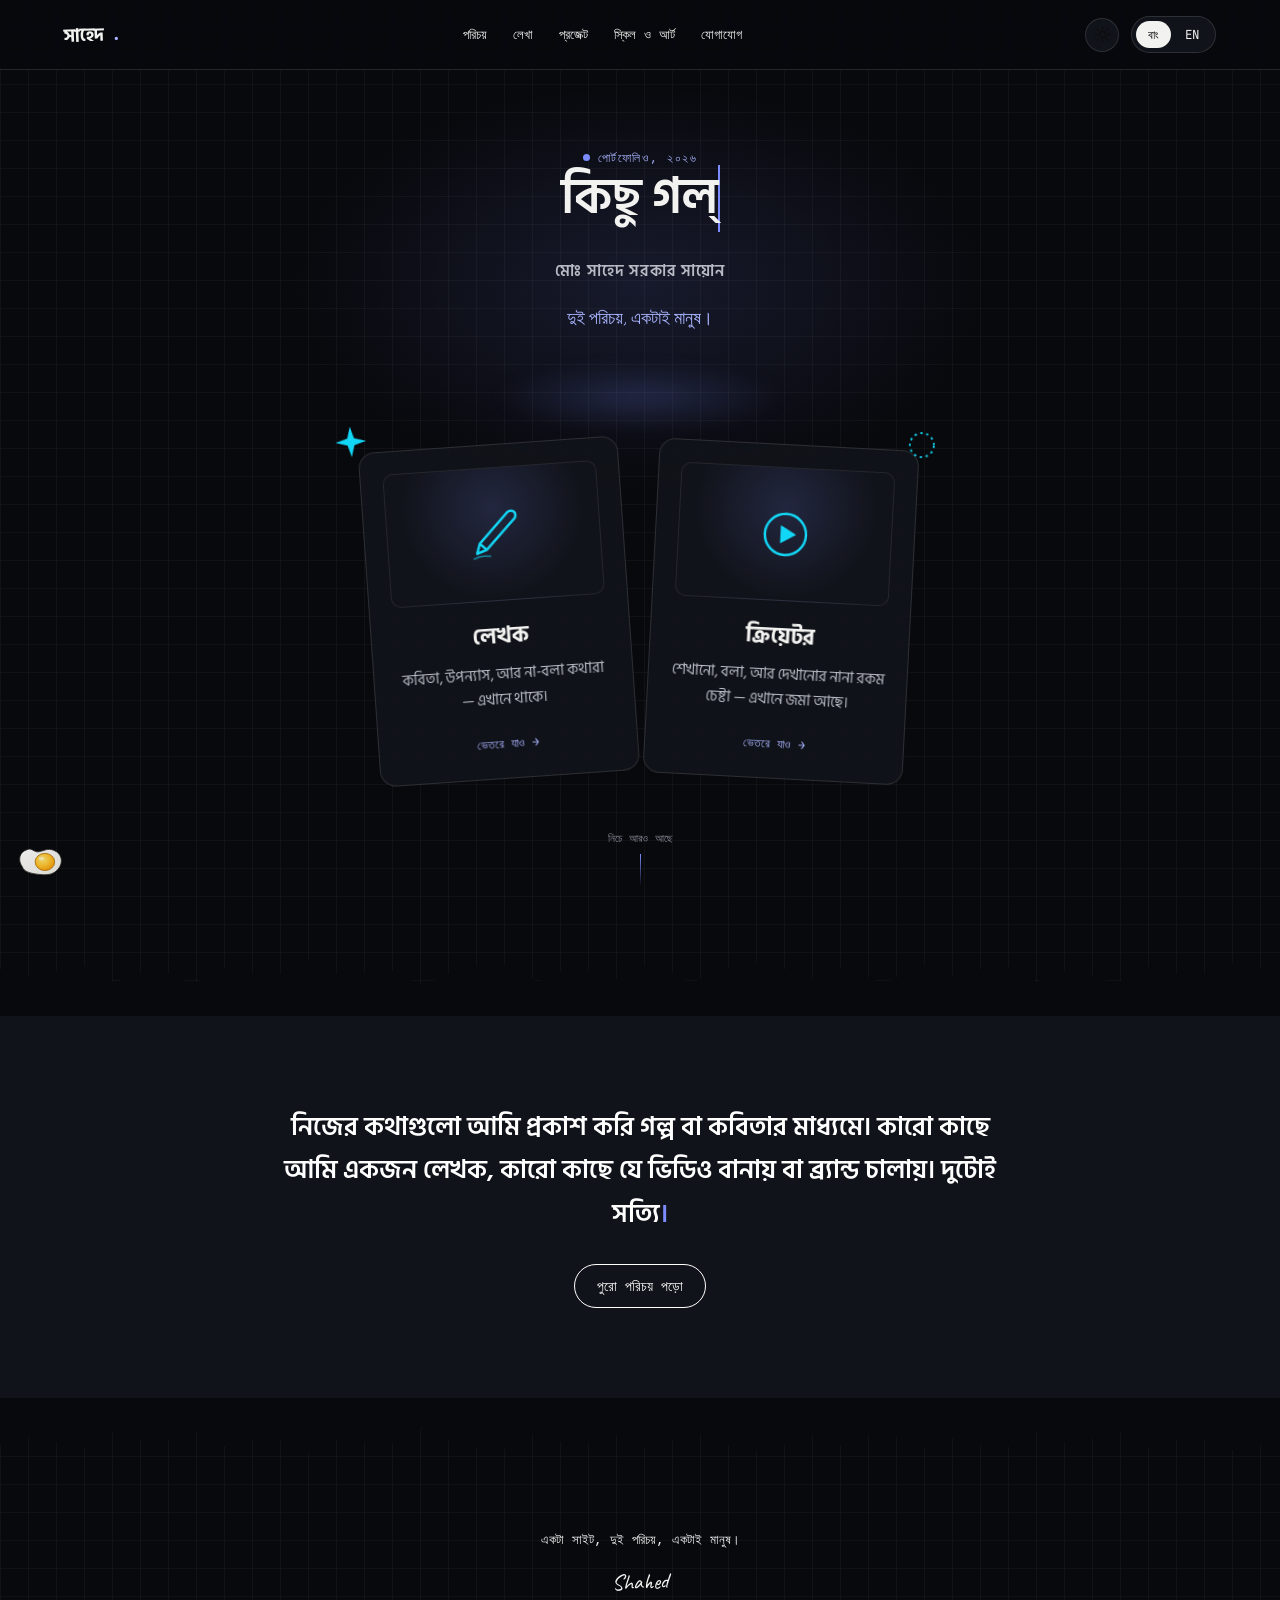
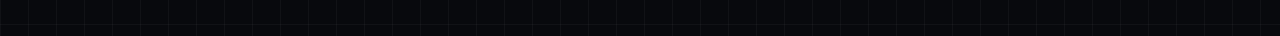
<file: index.html>
<!DOCTYPE html>
<html lang="bn">
<head>
<meta charset="UTF-8">
<meta name="viewport" content="width=device-width, initial-scale=1.0">
<title>মোঃ সাহেদ সরকার সায়োন — লেখক ও ক্রিয়েটর | Portfolio</title>
<meta name="description" content="লেখক ও কন্টেন্ট ক্রিয়েটর মোঃ সাহেদ সরকার সায়োনের পোর্টফোলিও — কবিতা, অভ্র-নিপা উপন্যাস, AIMERS প্ল্যাটফর্ম, এবং ডিজিটাল আর্ট।">
<link rel="canonical" href="https://shahedsorkershaion.vercel.app/">
<link rel="icon" href="data:image/svg+xml,%3Csvg xmlns=%27http://www.w3.org/2000/svg%27 viewBox=%270 0 100 100%27%3E%3Crect width=%27100%27 height=%27100%27 fill=%27%230D0D0D%27/%3E%3Ctext x=%2750%27 y=%2768%27 font-size=%2760%27 fill=%27%2312D6F5%27 text-anchor=%27middle%27 font-family=%27sans-serif%27 font-weight=%27bold%27%3ES%3C/text%3E%3C/svg%3E">
<meta property="og:type" content="website">
<meta property="og:title" content="মোঃ সাহেদ সরকার সায়োন — লেখক ও ক্রিয়েটর | Portfolio">
<meta property="og:description" content="লেখক ও কন্টেন্ট ক্রিয়েটর মোঃ সাহেদ সরকার সায়োনের পোর্টফোলিও — কবিতা, অভ্র-নিপা উপন্যাস, AIMERS প্ল্যাটফর্ম, এবং ডিজিটাল আর্ট।">
<meta property="og:url" content="https://shahedsorkershaion.vercel.app/">
<meta property="og:locale" content="bn_BD">
<meta name="twitter:card" content="summary">
<meta name="twitter:title" content="মোঃ সাহেদ সরকার সায়োন — লেখক ও ক্রিয়েটর | Portfolio">
<meta name="twitter:description" content="লেখক ও কন্টেন্ট ক্রিয়েটর মোঃ সাহেদ সরকার সায়োনের পোর্টফোলিও — কবিতা, অভ্র-নিপা উপন্যাস, AIMERS প্ল্যাটফর্ম, এবং ডিজিটাল আর্ট।">
<link rel="stylesheet" href="style.css">
<link rel="stylesheet" href="home.css">
</head>
<body class="grid-bg">

<div class="intro-overlay" id="introOverlay">
  <span class="intro-mark">সাহেদ.</span>
</div>

<nav class="site-nav">
  <a href="index.html" class="logo">সাহেদ<span>.</span></a>
  <div class="nav-links">
    <a href="about.html" data-bn>পরিচয়</a><a href="about.html" data-en>About</a>
    <a href="writing.html" data-bn>লেখা</a><a href="writing.html" data-en>Writing</a>
    <a href="projects.html" data-bn>প্রজেক্ট</a><a href="projects.html" data-en>Projects</a>
    <a href="skills.html" data-bn>স্কিল ও আর্ট</a><a href="skills.html" data-en>Skills &amp; Art</a>
    <a href="contact.html" data-bn>যোগাযোগ</a><a href="contact.html" data-en>Contact</a>
  </div>
  <div class="nav-right">
    <button class="menu-toggle" aria-label="Menu"><span></span><span></span><span></span></button>
    <button class="theme-toggle" aria-label="Toggle theme">
      <svg class="icon-sun" viewBox="0 0 24 24" fill="none"><circle cx="12" cy="12" r="4.5" stroke="#0D0D0D" stroke-width="1.8"/><path d="M12 2v3M12 19v3M4.2 4.2l2.1 2.1M17.7 17.7l2.1 2.1M2 12h3M19 12h3M4.2 19.8l2.1-2.1M17.7 6.3l2.1-2.1" stroke="#0D0D0D" stroke-width="1.8" stroke-linecap="round"/></svg>
      <svg class="icon-moon" viewBox="0 0 24 24" fill="none"><path d="M20 14.5A8.5 8.5 0 1 1 9.5 4a7 7 0 0 0 10.5 10.5z" stroke="#F4F3EE" stroke-width="1.8" stroke-linejoin="round"/></svg>
    </button>
    <div class="lang-toggle">
      <button data-lang="bn" class="active">বাং</button>
      <button data-lang="en">EN</button>
    </div>
  </div>
</nav>

<header class="hero">
  <span class="eyebrow" data-bn>পোর্টফোলিও, ২০২৬</span>
  <span class="eyebrow" data-en>PORTFOLIO, 2026</span>

  <h1 class="hero-headline" id="heroHeadline">
    <span class="line1" data-bn id="tw-line1-bn">কিছু গল্প লেখা হয়।</span>
    <span class="line1" data-en>Some stories are written.</span>
    <span class="line2" data-bn id="tw-line2-bn">কিছু গল্প বানানো হয়।</span>
    <span class="line2" data-en>Some stories are made.</span>
    <span class="line3" data-bn id="tw-line3-bn">আমি দুটোই করি।</span>
    <span class="line3" data-en>I do both.</span>
  </h1>

  <p class="hero-name">
    <span class="bn" data-bn>মোঃ সাহেদ সরকার সায়োন</span>
    <span data-en>MD Shahed Sorker Shaion</span>
  </p>

  <p class="random-line" id="randomLine"></p>

  <div class="spotlight-wrap"><div class="spotlight"></div></div>

  <div class="identity-cards">
    <a href="writing.html" class="id-card tilt-left">
      <span class="tape"></span>
      <span class="doodle" style="top:-30px; left:-24px; width:34px;">
        <svg viewBox="0 0 40 40" fill="none"><path d="M20 2 L24 16 L38 20 L24 24 L20 38 L16 24 L2 20 L16 16 Z" fill="#12D6F5"/></svg>
      </span>
      <div class="photo-slot icon-only">
        <svg viewBox="0 0 64 64" fill="none" class="big-icon">
          <path d="M50 6 L14 42 L10 54 L22 50 L58 14 C60 12 60 8 58 6 C56 4 52 4 50 6 Z" stroke="#12D6F5" stroke-width="3" stroke-linejoin="round"/>
          <path d="M14 42 L22 50" stroke="#12D6F5" stroke-width="3"/>
          <path d="M6 60 Q 16 56 26 58" stroke="#12D6F5" stroke-width="2" stroke-linecap="round" opacity="0.6"/>
        </svg>
      </div>
      <h3 data-bn>লেখক</h3>
      <h3 data-en>Writer</h3>
      <p class="hook" data-bn>কবিতা, উপন্যাস, আর না-বলা কথারা — এখানে থাকে।</p>
      <p class="hook" data-en>Poetry, an unfinished novel, and the things left unsaid.</p>
      <span class="enter" data-bn>ভেতরে যাও <span class="arrow">→</span></span>
      <span class="enter" data-en>Step in <span class="arrow">→</span></span>
    </a>

    <span class="connector">
      <svg viewBox="0 0 90 40" fill="none">
        <path d="M2 20 Q 45 -10 88 20" stroke="#12D6F5" stroke-width="2.5" stroke-dasharray="1 7" stroke-linecap="round"/>
      </svg>
    </span>

    <a href="projects.html" class="id-card tilt-right">
      <span class="tape"></span>
      <span class="doodle" style="top:-22px; right:-18px; width:30px;">
        <svg viewBox="0 0 40 40" fill="none"><circle cx="20" cy="20" r="16" stroke="#12D6F5" stroke-width="2.5" fill="none" stroke-dasharray="3 5"/></svg>
      </span>
      <div class="photo-slot icon-only">
        <svg viewBox="0 0 64 64" fill="none" class="big-icon">
          <circle cx="32" cy="32" r="25" stroke="#12D6F5" stroke-width="3"/>
          <path d="M26 21 L45 32 L26 43 Z" fill="#12D6F5"/>
        </svg>
      </div>
      <h3 data-bn>ক্রিয়েটর</h3>
      <h3 data-en>Creator</h3>
      <p class="hook" data-bn>শেখানো, বলা, আর দেখানোর নানা রকম চেষ্টা — এখানে জমা আছে।</p>
      <p class="hook" data-en>Every attempt at teaching, telling, and showing — collected here.</p>
      <span class="enter" data-bn>ভেতরে যাও <span class="arrow">→</span></span>
      <span class="enter" data-en>Step in <span class="arrow">→</span></span>
    </a>
  </div>

  <div class="scroll-hint">
    <span data-bn>নিচে আরও আছে</span>
    <span data-en>more below</span>
    <span class="bar"></span>
  </div>
</header>

<div class="torn-edge to-dark"></div>

<section class="dark-bg about-strip">
  <p>
    <span data-bn>নিজের কথাগুলো আমি প্রকাশ করি গল্প বা কবিতার মাধ্যমে। কারো কাছে আমি একজন লেখক, কারো কাছে যে ভিডিও বানায় বা ব্র্যান্ড চালায়। দুটোই সত্যি<span class="sticker-star">।</span></span>
    <span data-en>I say what I need to say through stories and poems. To some, I'm a writer. To others, someone who makes videos and runs brands. Both are true<span class="sticker-star">.</span></span>
  </p>
  <a href="about.html" class="btn outline">
    <span data-bn>পুরো পরিচয় পড়ো</span><span data-en>Read the full story</span>
  </a>
</section>

<div class="torn-edge to-paper flip"></div>

<footer class="site-footer">
  <p data-bn>একটা সাইট, দুই পরিচয়, একটাই মানুষ।</p>
  <p data-en>One site, two identities, one person.</p>
  <span class="sign">Shahed</span>
</footer>


<div class="cursor-dot" id="cursorDot">
  <svg viewBox="0 0 40 40" fill="none"><path d="M20 2 L24 16 L38 20 L24 24 L20 38 L16 24 L2 20 L16 16 Z" fill="#12D6F5"/></svg>
</div>
<button class="egg-sticker" aria-label="hidden note">
  <svg viewBox="0 0 64 52" fill="none">
    <defs>
      <linearGradient id="eggWhiteGrad" x1="0" y1="0" x2="1" y2="1">
        <stop offset="0%" stop-color="#FFFFFF"/>
        <stop offset="100%" stop-color="#EDEBE2"/>
      </linearGradient>
      <radialGradient id="yolkGrad" cx="38%" cy="35%" r="70%">
        <stop offset="0%" stop-color="#FFE873"/>
        <stop offset="55%" stop-color="#FFC42E"/>
        <stop offset="100%" stop-color="#F59A0A"/>
      </radialGradient>
      <filter id="eggShadow" x="-20%" y="-20%" width="140%" height="140%">
        <feDropShadow dx="0" dy="1.5" stdDeviation="1" flood-color="#000000" flood-opacity="0.25"/>
      </filter>
    </defs>
    <path filter="url(#eggShadow)" d="M8 30 C 2 22 4 11 15 8 C 21 6 23 12 29 11 C 36 10 40 6 48 9 C 59 13 61 25 54 33 C 48 41 38 41 30 40 C 20 39 10 37 8 30 Z"
      fill="url(#eggWhiteGrad)" stroke="#2A2A26" stroke-width="1.1" stroke-linejoin="round"/>
    <path d="M15 14 C 18 12 22 12 24 14" stroke="#FFFFFF" stroke-width="1.4" stroke-linecap="round" opacity="0.8"/>
    <ellipse cx="37" cy="24" rx="12.5" ry="11" fill="url(#yolkGrad)" stroke="#B5760A" stroke-width="1.1"/>
    <ellipse cx="32.5" cy="19.5" rx="3.4" ry="2.2" fill="#FFFFFF" opacity="0.55"/>
  </svg>
</button>

<div class="egg-modal">
  <div class="egg-note">
    <span class="tape"></span>
    <span class="egg-close">&times;</span>
    <p data-bn>তুমি খুঁজে পেয়েছ।

বেশিরভাগ ভিজিটর এই কোণাটা কখনো দেখে না — অনেকটা আমাদের মতোই, যারা কাউকে পুরোপুরি দেখি না, শুধু যতটা সে দেখাতে দেয়।

এই সাইটের বাইরেও আমি আছি। সেটা খোঁজার কোনো শর্টকাট নেই।

কিন্তু এতদূর খুঁজেছ বলে — ধন্যবাদ।</p>
    <p data-en>You found it.

Most visitors never see this corner — a little like how we never fully see anyone, only as much as they choose to show.

There is more of me outside this site. There is no shortcut to finding it.

But since you looked this far — thank you.</p>
    <span class="egg-sign">— Shahed</span>
  </div>
</div>

<script src="main.js"></script>
</body>
</html>
</file>
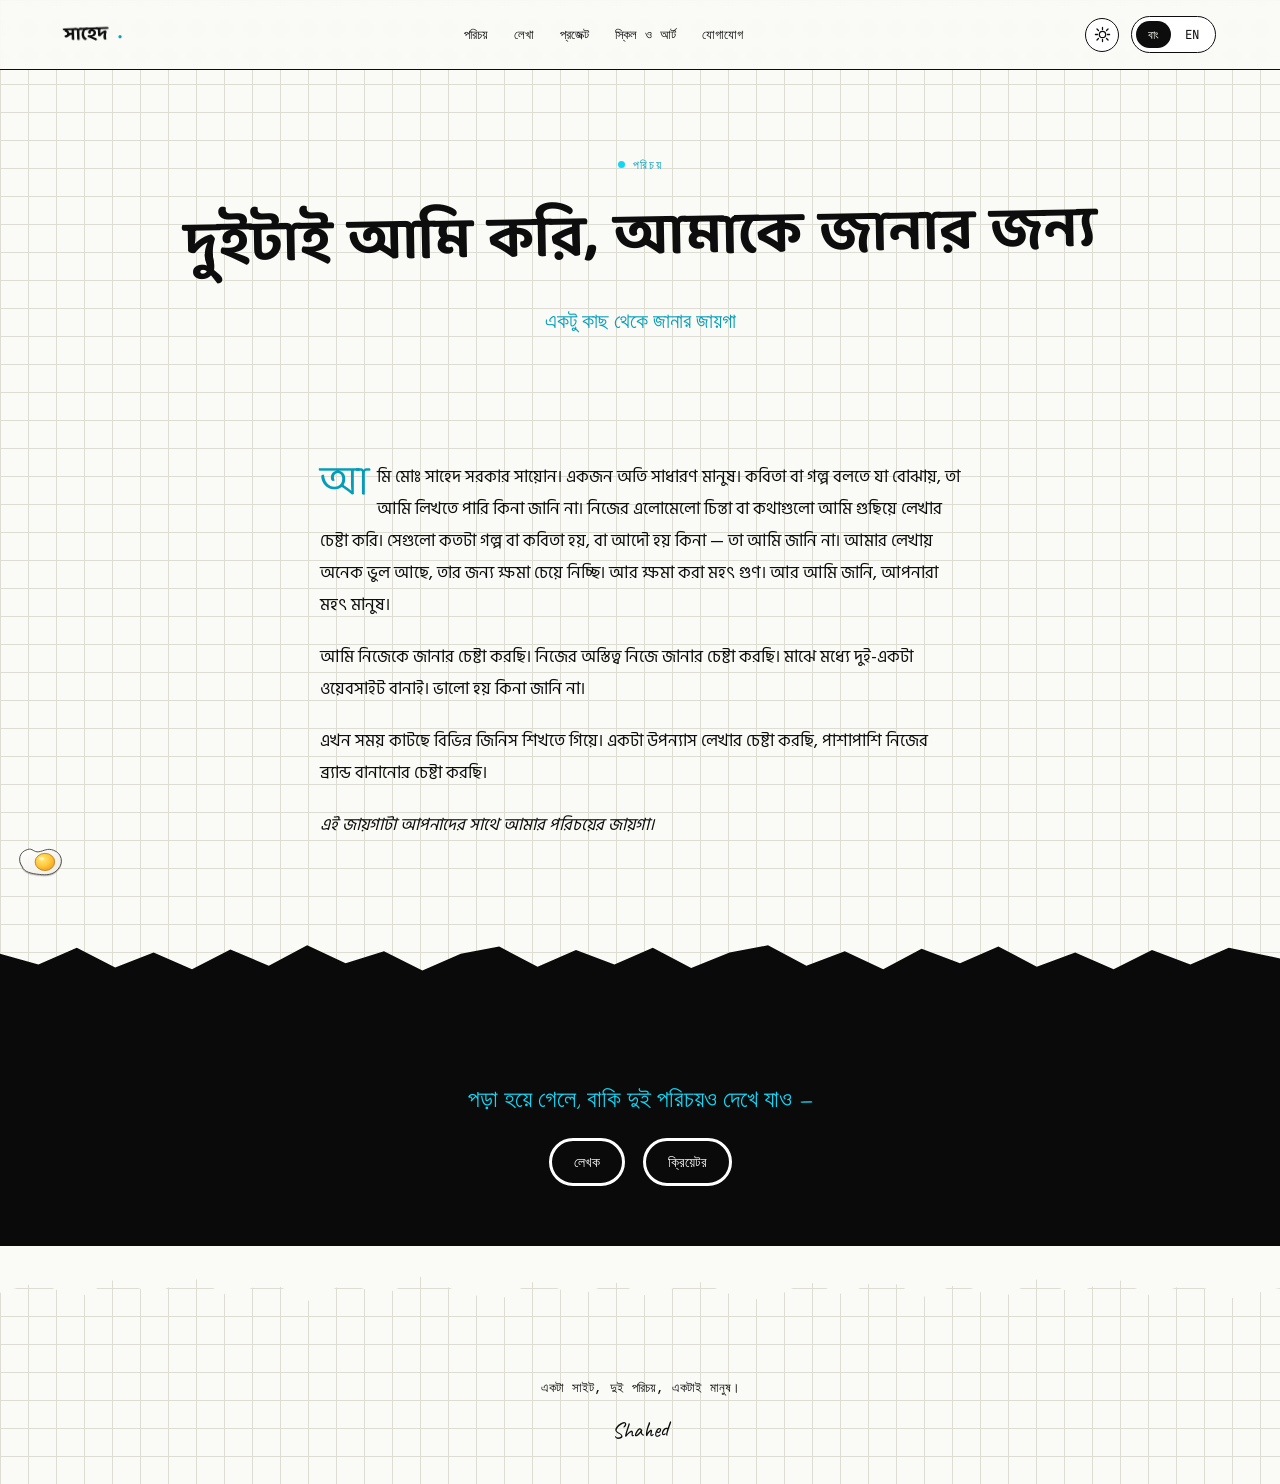
<file: about.html>
<!DOCTYPE html>
<html lang="bn">
<head>
<meta charset="UTF-8">
<meta name="viewport" content="width=device-width, initial-scale=1.0">
<title>পরিচয় — মোঃ সাহেদ সরকার সায়োন</title>
<meta name="description" content="মোঃ সাহেদ সরকার সায়োনের ব্যক্তিগত পরিচিতি — লেখালেখি, দর্শন, এবং দুটো ব্র্যান্ড গড়ে তোলার গল্প।">
<link rel="canonical" href="https://shahedsorkershaion.vercel.app/about.html">
<link rel="icon" href="data:image/svg+xml,%3Csvg xmlns=%27http://www.w3.org/2000/svg%27 viewBox=%270 0 100 100%27%3E%3Crect width=%27100%27 height=%27100%27 fill=%27%230D0D0D%27/%3E%3Ctext x=%2750%27 y=%2768%27 font-size=%2760%27 fill=%27%2312D6F5%27 text-anchor=%27middle%27 font-family=%27sans-serif%27 font-weight=%27bold%27%3ES%3C/text%3E%3C/svg%3E">
<meta property="og:type" content="website">
<meta property="og:title" content="পরিচয় — মোঃ সাহেদ সরকার সায়োন">
<meta property="og:description" content="মোঃ সাহেদ সরকার সায়োনের ব্যক্তিগত পরিচিতি — লেখালেখি, দর্শন, এবং দুটো ব্র্যান্ড গড়ে তোলার গল্প।">
<meta property="og:url" content="https://shahedsorkershaion.vercel.app/about.html">
<meta property="og:locale" content="bn_BD">
<meta name="twitter:card" content="summary">
<meta name="twitter:title" content="পরিচয় — মোঃ সাহেদ সরকার সায়োন">
<meta name="twitter:description" content="মোঃ সাহেদ সরকার সায়োনের ব্যক্তিগত পরিচিতি — লেখালেখি, দর্শন, এবং দুটো ব্র্যান্ড গড়ে তোলার গল্প।">
<style>
@import url('https://fonts.googleapis.com/css2?family=Baloo+Da+2:wght@500;600;700;800&family=Hind+Siliguri:wght@400;500;600;700&family=Caveat:wght@500;600;700&family=JetBrains+Mono:wght@400;500;600&display=swap');

:root {
  /* ===== Light theme (default) ===== */
  --paper: #FAFAF6;
  --paper-dim: #F1F0E9;
  --grid-line: #DEDDD3;
  --ink: #0D0D0D;
  --surface: #FFFFFF;
  --surface-black: #0A0A0A;
  --nav-bg: rgba(250, 250, 246, 0.88);
  --shadow-hard: rgba(0,0,0,0.9);
  --tape: rgba(255,255,255,0.65);
  --muted: #333333;
  --muted-2: #666666;
  --dashed: #cccccc;

  --cyan: #12D6F5;
  --cyan-deep: #049CB8;
  --cyan-ink: #003B45;
  --cyan-text: var(--cyan-deep);

  --font-display: 'Baloo Da 2', 'Hind Siliguri', sans-serif;
  --font-body: 'Hind Siliguri', sans-serif;
  --font-hand: 'Caveat', cursive;
  --font-mono: 'JetBrains Mono', monospace;

  --border-thick: 3px solid var(--ink);
  --border-thin: 1.5px solid var(--ink);

  color-scheme: light;
  transition: background-color 0.25s ease, color 0.25s ease;
}

html[data-theme="dark"] {
  /* ===== Dark theme — chalkboard sketchbook ===== */
  --paper: #16181C;
  --paper-dim: #1B1D22;
  --grid-line: rgba(255,255,255,0.035);
  --ink: #F4F3EE;
  --surface: #1F2226;
  --surface-black: #000000;
  --nav-bg: rgba(18, 20, 24, 0.88);
  --shadow-hard: rgba(18,214,245,0.3);
  --tape: rgba(255,255,255,0.1);
  --muted: #CFCFC9;
  --muted-2: #9C9C97;
  --dashed: #3C3F44;

  --cyan: #2FE3FF;
  --cyan-deep: #33CFEE;
  --cyan-ink: #B9F6FF;
  --cyan-text: var(--cyan);

  color-scheme: dark;
}

* { box-sizing: border-box; }

html { scroll-behavior: smooth; }

body {
  margin: 0;
  font-family: var(--font-body);
  color: var(--ink);
  background: var(--paper);
  overflow-x: hidden;
  transition: background-color 0.25s ease, color 0.25s ease;
}

img { max-width: 100%; display: block; }

a { color: inherit; text-decoration: none; }

.grid-bg {
  background-image:
    linear-gradient(var(--grid-line) 1px, transparent 1px),
    linear-gradient(90deg, var(--grid-line) 1px, transparent 1px);
  background-size: 28px 28px;
  background-color: var(--paper);
}

.dark-bg {
  background-color: var(--surface-black);
  color: #FFFFFF;
}
html[data-theme="dark"] .dark-bg {
  background-color: #000000;
}

/* ===== Utility ===== */
.eyebrow {
  font-family: var(--font-mono);
  font-size: 0.72rem;
  letter-spacing: 0.14em;
  text-transform: uppercase;
  color: var(--cyan-text);
  display: inline-flex;
  align-items: center;
  gap: 8px;
}
.dark-bg .eyebrow { color: var(--cyan); }

.eyebrow::before {
  content: '';
  width: 7px;
  height: 7px;
  background: var(--cyan);
  border-radius: 50%;
  display: inline-block;
}

/* ===== Torn paper divider ===== */
.torn-edge {
  position: relative;
  width: 100%;
  height: 60px;
  background: var(--paper);
  clip-path: polygon(
    0% 100%, 0% 22%, 3% 40%, 6% 12%, 9% 45%, 12% 20%, 15% 48%,
    18% 15%, 21% 42%, 24% 8%, 27% 38%, 30% 18%, 33% 50%, 36% 22%,
    39% 10%, 42% 44%, 45% 16%, 48% 40%, 51% 12%, 54% 46%, 57% 20%,
    60% 8%, 63% 42%, 66% 18%, 69% 48%, 72% 14%, 75% 38%, 78% 10%,
    81% 44%, 84% 20%, 87% 48%, 90% 16%, 93% 40%, 96% 12%, 100% 30%,
    100% 100%
  );
}
.torn-edge.flip { transform: scaleY(-1); }
.torn-edge.to-dark { background: var(--surface-black); }
html[data-theme="dark"] .torn-edge.to-dark { background: #000000; }
.torn-edge.to-paper { background: var(--paper); }

/* ===== Nav ===== */
.site-nav {
  position: fixed;
  top: 0; left: 0; right: 0;
  z-index: 100;
  display: flex;
  align-items: center;
  justify-content: space-between;
  padding: 16px 5%;
  background: var(--nav-bg);
  backdrop-filter: blur(6px);
  border-bottom: var(--border-thin);
  flex-wrap: wrap;
}
.site-nav .logo {
  font-family: var(--font-display);
  font-weight: 700;
  font-size: 1.15rem;
  transform: rotate(-2deg);
  display: inline-flex;
  align-items: center;
  gap: 10px;
  color: var(--ink);
}
.site-nav .logo span { color: var(--cyan-text); }

.nav-right {
  display: flex;
  align-items: center;
  gap: 12px;
}

.menu-toggle {
  display: none;
  width: 36px;
  height: 36px;
  border: var(--border-thin);
  border-radius: 8px;
  background: var(--surface);
  cursor: pointer;
  align-items: center;
  justify-content: center;
  flex-direction: column;
  gap: 4px;
  flex-shrink: 0;
}
.menu-toggle span {
  width: 16px;
  height: 2px;
  background: var(--ink);
  display: block;
  transition: transform 0.2s ease, opacity 0.2s ease;
}
.site-nav.menu-open .menu-toggle span:nth-child(1) { transform: translateY(6px) rotate(45deg); }
.site-nav.menu-open .menu-toggle span:nth-child(2) { opacity: 0; }
.site-nav.menu-open .menu-toggle span:nth-child(3) { transform: translateY(-6px) rotate(-45deg); }

.nav-links {
  display: flex;
  gap: 22px;
  align-items: center;
  font-family: var(--font-mono);
  font-size: 0.82rem;
  flex-wrap: wrap;
}
.nav-links a {
  position: relative;
  padding: 4px 2px;
}
.nav-links a:hover { color: var(--cyan-text); }
.nav-links a::after {
  content: '';
  position: absolute;
  left: 0; bottom: -3px;
  width: 0%; height: 2px;
  background: var(--cyan);
  transition: width 0.25s ease;
}
.nav-links a:hover::after { width: 100%; }

@media (max-width: 780px) {
  .site-nav { padding: 14px 5%; }
  .menu-toggle { display: flex; }
  .nav-links {
    display: none;
    width: 100%;
    order: 4;
    flex-direction: column;
    align-items: flex-start;
    gap: 4px;
    padding-top: 14px;
    margin-top: 12px;
    border-top: 1.5px dashed var(--dashed);
    font-size: 0.95rem;
  }
  .site-nav.menu-open .nav-links { display: flex; }
  .nav-links a { padding: 8px 2px; width: 100%; }
}

.lang-toggle {
  font-family: var(--font-mono);
  font-size: 0.78rem;
  border: var(--border-thin);
  border-radius: 20px;
  padding: 4px 4px;
  display: flex;
  gap: 2px;
  background: var(--surface);
}
.lang-toggle button {
  border: none;
  background: transparent;
  padding: 5px 12px;
  border-radius: 16px;
  cursor: pointer;
  font-family: var(--font-mono);
  font-size: 0.78rem;
  color: var(--ink);
}
.lang-toggle button.active {
  background: var(--ink);
  color: var(--paper);
}

/* ===== Theme toggle ===== */
.theme-toggle {
  width: 34px;
  height: 34px;
  border-radius: 50%;
  border: var(--border-thin);
  background: var(--surface);
  cursor: pointer;
  display: flex;
  align-items: center;
  justify-content: center;
  padding: 0;
  flex-shrink: 0;
}
.theme-toggle svg { width: 17px; height: 17px; }
.theme-toggle .icon-moon { display: none; }
html[data-theme="dark"] .theme-toggle .icon-sun { display: none; }
html[data-theme="dark"] .theme-toggle .icon-moon { display: block; }
.theme-toggle:hover { background: var(--cyan); }

/* ===== Doodle stickers ===== */
.doodle {
  position: absolute;
  pointer-events: none;
  z-index: 5;
}

/* ===== Buttons ===== */
.btn {
  display: inline-flex;
  align-items: center;
  gap: 8px;
  font-family: var(--font-mono);
  font-size: 0.85rem;
  padding: 12px 22px;
  border: var(--border-thick);
  border-radius: 40px;
  background: var(--ink);
  color: var(--paper);
  cursor: pointer;
  transition: transform 0.15s ease, background 0.15s ease;
}
.btn:hover {
  transform: translate(-2px, -2px);
  background: var(--cyan-deep);
  color: #FFFFFF;
}
.btn.outline {
  background: transparent;
  color: var(--ink);
}
.btn.outline:hover {
  background: var(--cyan);
  color: var(--surface-black);
}
.dark-bg .btn.outline {
  color: #FFFFFF;
  border-color: #FFFFFF;
}
.dark-bg .btn.outline:hover {
  background: var(--cyan);
  color: #000000;
  border-color: var(--cyan);
}

/* ===== Language visibility ===== */
[data-bn], [data-en] { }
html[lang="en"] [data-bn] { display: none !important; }
html[lang="bn"] [data-en] { display: none !important; }

/* ===== Footer ===== */
.site-footer {
  padding: 60px 5% 40px;
  text-align: center;
  font-family: var(--font-mono);
  font-size: 0.8rem;
}
.site-footer .sign {
  font-family: var(--font-hand);
  font-size: 1.4rem;
  margin-top: 6px;
  display: inline-block;
  transform: rotate(-2deg);
}

/* ===== Cursor follower doodle ===== */
.cursor-dot {
  position: fixed;
  top: 0; left: 0;
  width: 22px;
  height: 22px;
  pointer-events: none;
  z-index: 200;
  opacity: 0;
  transition: opacity 0.3s ease;
  will-change: transform;
}
.cursor-dot.active { opacity: 0.8; }
.cursor-dot svg { width: 100%; height: 100%; }

/* ===== Easter egg sticker ===== */
.egg-sticker {
  position: fixed;
  bottom: 16px;
  left: 16px;
  width: 50px;
  height: 41px;
  z-index: 60;
  cursor: pointer;
  opacity: 0.92;
  transition: opacity 0.25s ease, transform 0.25s ease;
  background: transparent;
  border: none;
  padding: 0;
}
.egg-sticker:hover {
  opacity: 1;
  transform: rotate(-6deg) scale(1.1);
}
.egg-sticker svg { width: 100%; height: 100%; }

.egg-modal {
  position: fixed;
  inset: 0;
  background: rgba(10,10,10,0.55);
  display: none;
  align-items: center;
  justify-content: center;
  z-index: 998;
  padding: 24px;
}
.egg-modal.open { display: flex; }
.egg-note {
  background: var(--surface);
  border: var(--border-thick);
  max-width: 440px;
  width: 100%;
  padding: 30px 26px;
  position: relative;
  box-shadow: 8px 8px 0 var(--shadow-hard);
  transform: rotate(-1deg);
}
.egg-note .tape {
  position: absolute;
  top: -16px; left: 50%;
  transform: translateX(-50%) rotate(-3deg);
  width: 84px; height: 28px;
  background: var(--tape);
  border: 1px solid rgba(0,0,0,0.15);
}
.egg-note p {
  font-family: var(--font-body);
  font-size: 1rem;
  line-height: 1.9;
  margin: 0 0 14px;
  white-space: pre-line;
}
.egg-note .egg-sign {
  font-family: var(--font-hand);
  font-size: 1.3rem;
  color: var(--cyan-text);
  display: block;
  text-align: right;
}
.egg-note .egg-close {
  position: absolute;
  top: 10px; right: 14px;
  font-family: var(--font-mono);
  font-size: 1.3rem;
  cursor: pointer;
  color: var(--muted-2);
}


.page-hero {
  padding: 150px 6% 70px;
  text-align: center;
}
.page-hero h1 {
  font-family: var(--font-display);
  font-weight: 700;
  font-size: clamp(2.2rem, 6vw, 3.6rem);
  margin: 14px 0 10px;
  transform: rotate(-1deg);
}
.page-hero .sub {
  font-family: var(--font-hand);
  font-size: 1.3rem;
  color: var(--cyan-text);
}

.wrap {
  max-width: 880px;
  margin: 0 auto;
  padding: 0 6%;
}
.wrap.narrow { max-width: 720px; }

/* ===== Sticky-note quote block (poems, novel excerpt) ===== */
.note-block {
  background: var(--surface);
  border: var(--border-thick);
  padding: 34px 30px;
  margin: 30px auto 50px;
  position: relative;
  box-shadow: 7px 7px 0 var(--shadow-hard);
  max-width: 700px;
}
.note-block.tilt-a { transform: rotate(-1.2deg); }
.note-block.tilt-b { transform: rotate(1deg); }
.note-block .tape {
  position: absolute;
  top: -16px; left: 50%;
  transform: translateX(-50%) rotate(-3deg);
  width: 90px; height: 30px;
  background: var(--tape);
  border: 1px solid rgba(0,0,0,0.15);
}
.note-block p {
  font-family: var(--font-body);
  font-size: 1.08rem;
  line-height: 2;
  margin: 0;
  white-space: pre-line;
}
.note-block .label {
  font-family: var(--font-mono);
  font-size: 0.72rem;
  letter-spacing: 0.08em;
  color: var(--cyan-text);
  text-transform: uppercase;
  margin-bottom: 14px;
  display: block;
}

.section-title {
  font-family: var(--font-display);
  font-size: clamp(1.4rem, 3.2vw, 1.9rem);
  margin: 60px 0 6px;
  position: relative;
  display: inline-block;
}
.section-title::after {
  content: '';
  position: absolute;
  left: 0; bottom: -4px;
  width: 100%; height: 8px;
  background: var(--cyan);
  opacity: 0.5;
  z-index: -1;
  transform: rotate(-0.6deg);
}

.center { text-align: center; }

.link-out {
  display: inline-flex;
  align-items: center;
  gap: 8px;
  font-family: var(--font-mono);
  font-size: 0.85rem;
  color: var(--cyan-text);
  border-bottom: 1.5px dashed var(--cyan-text);
  padding-bottom: 2px;
}
.link-out:hover { color: var(--ink); border-color: var(--ink); }

/* ===== About page bio + portrait ===== */
.about-layout {
  display: flex;
  gap: 50px;
  align-items: flex-start;
  flex-wrap: wrap;
  padding: 20px 6% 80px;
  max-width: 1000px;
  margin: 0 auto;
}
.about-portrait {
  flex: 0 0 260px;
  position: relative;
}
.about-portrait .frame {
  border: var(--border-thick);
  box-shadow: 8px 8px 0 var(--shadow-hard);
  transform: rotate(-2deg);
  overflow: hidden;
  aspect-ratio: 4/5;
  background: var(--surface-black);
}
.about-portrait .frame img {
  width: 100%; height: 100%; object-fit: cover; object-position: center 15%;
  filter: grayscale(30%) contrast(1.05);
}
.about-portrait .tape {
  position: absolute;
  top: -14px; left: 50%;
  transform: translateX(-50%) rotate(-3deg);
  width: 80px; height: 28px;
  background: var(--tape);
  border: 1px solid rgba(0,0,0,0.15);
  z-index: 2;
}
.about-portrait .caption {
  font-family: var(--font-hand);
  font-size: 1.15rem;
  text-align: center;
  margin-top: 14px;
  color: var(--cyan-text);
}
.about-text {
  flex: 1 1 380px;
  min-width: 280px;
}
.about-text p {
  font-size: 1.05rem;
  line-height: 1.9;
  margin-bottom: 20px;
}
.about-text p:first-of-type::first-letter {
  font-family: var(--font-display);
  font-size: 2.6rem;
  float: left;
  line-height: 0.8;
  margin: 6px 8px 0 0;
  color: var(--cyan-text);
}

/* ===== Project case study cards ===== */
.project-card {
  border: var(--border-thick);
  background: var(--surface);
  padding: 34px;
  margin: 40px 0;
  box-shadow: 9px 9px 0 var(--shadow-hard);
  position: relative;
}
.project-card:nth-child(even) { transform: rotate(0.6deg); }
.project-card:nth-child(odd) { transform: rotate(-0.6deg); }
.project-card .proj-tag {
  font-family: var(--font-mono);
  font-size: 0.72rem;
  letter-spacing: 0.1em;
  text-transform: uppercase;
  color: var(--paper);
  background: var(--ink);
  padding: 4px 12px;
  border-radius: 20px;
  display: inline-block;
  margin-bottom: 14px;
}
.project-card h3 {
  font-family: var(--font-display);
  font-size: 1.7rem;
  margin: 0 0 14px;
}
.project-card p {
  line-height: 1.85;
  font-size: 1rem;
  margin-bottom: 18px;
}
.project-card .links { display: flex; gap: 16px; flex-wrap: wrap; }

/* ===== Skills list ===== */
.skills-list {
  display: grid;
  gap: 18px;
  margin: 30px 0 60px;
}
.skill-row {
  display: flex;
  gap: 18px;
  align-items: center;
  border-bottom: 1.5px dashed var(--dashed);
  padding-bottom: 16px;
}
.skill-row .icon {
  flex: 0 0 40px;
  width: 40px; height: 40px;
  border: 2px solid var(--ink);
  border-radius: 50%;
  display: flex; align-items: center; justify-content: center;
  background: var(--surface);
}
.skill-row .icon svg { width: 20px; height: 20px; }
.skill-row h4 {
  font-family: var(--font-display);
  font-size: 1.15rem;
  margin: 0;
}

/* ===== Art gallery ===== */
.art-gallery {
  display: grid;
  grid-template-columns: repeat(auto-fit, minmax(220px, 1fr));
  gap: 20px;
  margin: 30px 0 80px;
}
.art-gallery figure {
  margin: 0;
  border: var(--border-thin);
  overflow: hidden;
  background: var(--surface-black);
  position: relative;
  aspect-ratio: 1/1.15;
}
.art-gallery figure:nth-child(odd) { transform: rotate(-1.2deg); }
.art-gallery figure:nth-child(even) { transform: rotate(1deg); }
.art-gallery img { width: 100%; height: 100%; object-fit: cover; transition: transform 0.4s ease; }
.art-gallery figure:hover img { transform: scale(1.06); }
.art-gallery figure { cursor: zoom-in; }

/* ===== Lightbox ===== */
.lightbox {
  position: fixed;
  inset: 0;
  background: rgba(10,10,10,0.94);
  display: none;
  align-items: center;
  justify-content: center;
  z-index: 999;
  padding: 40px;
  cursor: zoom-out;
}
.lightbox.open { display: flex; }
.lightbox img {
  max-width: 92vw;
  max-height: 88vh;
  border: 3px solid #FFFFFF;
  box-shadow: 0 0 0 8px rgba(18,214,245,0.15);
}
.lightbox .lb-close {
  position: absolute;
  top: 24px; right: 32px;
  color: #FFFFFF;
  font-family: var(--font-mono);
  font-size: 1.6rem;
  cursor: pointer;
}

/* ===== Contact ===== */
.contact-layout {
  display: flex;
  gap: 60px;
  flex-wrap: wrap;
  padding: 20px 6% 90px;
  max-width: 940px;
  margin: 0 auto;
}
.contact-form { flex: 1 1 340px; }
.contact-form label {
  display: block;
  font-family: var(--font-mono);
  font-size: 0.75rem;
  letter-spacing: 0.06em;
  text-transform: uppercase;
  margin: 18px 0 6px;
}
.contact-form input, .contact-form textarea {
  width: 100%;
  border: var(--border-thin);
  background: var(--surface);
  padding: 12px 14px;
  font-family: var(--font-body);
  font-size: 0.98rem;
  border-radius: 4px;
}
.contact-form textarea { resize: vertical; min-height: 110px; }
.contact-form button { margin-top: 22px; }

.contact-links { flex: 1 1 260px; }
.contact-links ul { list-style: none; padding: 0; margin: 10px 0; }
.contact-links li { margin-bottom: 14px; }
.contact-links li.pending { display: flex; align-items: center; gap: 10px; }
.contact-links a {
  font-family: var(--font-mono);
  font-size: 0.95rem;
  display: inline-flex;
  align-items: center;
  gap: 10px;
  border-bottom: 1.5px dashed transparent;
}
.contact-links a:hover { color: var(--cyan-text); border-color: var(--cyan-text); }
.contact-links .dot {
  width: 7px; height: 7px; border-radius: 50%; background: var(--cyan);
  display: inline-block;
}
.contact-links .s-icon {
  width: 26px; height: 26px;
  display: inline-flex;
  align-items: center;
  justify-content: center;
  border: 1.8px solid var(--ink);
  border-radius: 50%;
  background: var(--surface);
  flex-shrink: 0;
}
.contact-links .s-icon svg { width: 15px; height: 15px; }
.contact-links a:hover .s-icon { background: var(--cyan); }
.contact-links .pending .s-icon { border-color: var(--dashed); }
.contact-links .pending { opacity: 0.45; font-style: italic; }

@media (max-width: 640px) {
  .about-layout, .contact-layout { flex-direction: column; }
  .about-portrait { margin: 0 auto; }
}

@media (max-width: 600px) {
  .page-hero { padding: 120px 6% 50px; }
  .page-hero h1 { font-size: clamp(1.7rem, 8vw, 2.4rem); }
  .page-hero .sub { font-size: 1.1rem; }

  .wrap, .wrap.narrow { padding: 0 5.5%; }

  .note-block { padding: 24px 18px; margin: 22px auto 36px; }
  .note-block p { font-size: 0.98rem; line-height: 1.85; }

  .section-title { font-size: clamp(1.25rem, 5.5vw, 1.6rem); margin: 44px 0 6px; }

  .about-text p { font-size: 0.98rem; }

  .project-card { padding: 22px 18px; margin: 28px 0; }
  .project-card h3 { font-size: 1.4rem; }
  .project-card .links { gap: 12px; }

  .skills-list { gap: 14px; }
  .skill-row { gap: 14px; }
  .skill-row .icon { flex: 0 0 34px; width: 34px; height: 34px; }
  .skill-row .icon svg { width: 17px; height: 17px; }

  .art-gallery { grid-template-columns: repeat(2, 1fr); gap: 12px; }

  .contact-form input, .contact-form textarea { font-size: 16px; }
  .contact-links .s-icon { width: 30px; height: 30px; }

  .lightbox { padding: 16px; }
  .lightbox .lb-close { top: 14px; right: 18px; font-size: 2rem; }
}

@media (max-width: 380px) {
  .art-gallery { grid-template-columns: 1fr; }
}

</style>
</head>
<body class="grid-bg">

<nav class="site-nav">
  <a href="index.html" class="logo">সাহেদ<span>.</span></a>
  <div class="nav-links">
    <a href="about.html" data-bn>পরিচয়</a><a href="about.html" data-en>About</a>
    <a href="writing.html" data-bn>লেখা</a><a href="writing.html" data-en>Writing</a>
    <a href="projects.html" data-bn>প্রজেক্ট</a><a href="projects.html" data-en>Projects</a>
    <a href="skills.html" data-bn>স্কিল ও আর্ট</a><a href="skills.html" data-en>Skills &amp; Art</a>
    <a href="contact.html" data-bn>যোগাযোগ</a><a href="contact.html" data-en>Contact</a>
  </div>
  <div class="nav-right">
    <button class="menu-toggle" aria-label="Menu"><span></span><span></span><span></span></button>
    <button class="theme-toggle" aria-label="Toggle theme">
      <svg class="icon-sun" viewBox="0 0 24 24" fill="none"><circle cx="12" cy="12" r="4.5" stroke="#0D0D0D" stroke-width="1.8"/><path d="M12 2v3M12 19v3M4.2 4.2l2.1 2.1M17.7 17.7l2.1 2.1M2 12h3M19 12h3M4.2 19.8l2.1-2.1M17.7 6.3l2.1-2.1" stroke="#0D0D0D" stroke-width="1.8" stroke-linecap="round"/></svg>
      <svg class="icon-moon" viewBox="0 0 24 24" fill="none"><path d="M20 14.5A8.5 8.5 0 1 1 9.5 4a7 7 0 0 0 10.5 10.5z" stroke="#F4F3EE" stroke-width="1.8" stroke-linejoin="round"/></svg>
    </button>
    <div class="lang-toggle">
      <button data-lang="bn" class="active">বাং</button>
      <button data-lang="en">EN</button>
    </div>
  </div>
</nav>

<header class="page-hero">
  <span class="eyebrow" data-bn>পরিচয়</span>
  <span class="eyebrow" data-en>ABOUT</span>
  <h1 data-bn>দুইটাই আমি করি, আমাকে জানার জন্য</h1>
  <h1 data-en>I do both — so you can know me</h1>
  <p class="sub" data-bn>একটু কাছ থেকে জানার জায়গা</p>
  <p class="sub" data-en>a closer look</p>
</header>

<div class="about-layout" style="justify-content:center;">
  <div class="about-text" style="max-width:640px; flex: 1 1 100%;">
    <p data-bn>আমি মোঃ সাহেদ সরকার সায়োন। একজন অতি সাধারণ মানুষ। কবিতা বা গল্প বলতে যা বোঝায়, তা আমি লিখতে পারি কিনা জানি না। নিজের এলোমেলো চিন্তা বা কথাগুলো আমি গুছিয়ে লেখার চেষ্টা করি। সেগুলো কতটা গল্প বা কবিতা হয়, বা আদৌ হয় কিনা — তা আমি জানি না। আমার লেখায় অনেক ভুল আছে, তার জন্য ক্ষমা চেয়ে নিচ্ছি। আর ক্ষমা করা মহৎ গুণ। আর আমি জানি, আপনারা মহৎ মানুষ।</p>
    <p data-en>I am MD Shahed Sorker Shaion. A very ordinary person. I don't know if what I write counts as poetry or story in any real sense. I just try to put my scattered thoughts and words into some order. How much of that becomes a story or a poem — or whether it becomes one at all — I honestly don't know. There are plenty of mistakes in my writing, and for that, I ask forgiveness. Forgiving, after all, is a noble quality. And I know you are noble people.</p>

    <p data-bn>আমি নিজেকে জানার চেষ্টা করছি। নিজের অস্তিত্ব নিজে জানার চেষ্টা করছি। মাঝে মধ্যে দুই-একটা ওয়েবসাইট বানাই। ভালো হয় কিনা জানি না।</p>
    <p data-en>I'm trying to know myself. Trying to understand my own existence, on my own terms. Every now and then, I build a website or two. Whether they turn out well, I don't know.</p>

    <p data-bn>এখন সময় কাটছে বিভিন্ন জিনিস শিখতে গিয়ে। একটা উপন্যাস লেখার চেষ্টা করছি, পাশাপাশি নিজের ব্র্যান্ড বানানোর চেষ্টা করছি।</p>
    <p data-en>These days, time goes into learning different things. I'm trying to write a novel, and alongside that, trying to build my own brands.</p>

    <p data-bn><em>এই জায়গাটা আপনাদের সাথে আমার পরিচয়ের জায়গা।</em></p>
    <p data-en><em>This is the place where you and I get to know each other.</em></p>
  </div>
</div>

<div class="torn-edge to-dark"></div>
<section class="dark-bg" style="padding: 60px 6%; text-align:center;">
  <p style="font-family: var(--font-hand); font-size: 1.5rem; color: var(--cyan);" data-bn>পড়া হয়ে গেলে, বাকি দুই পরিচয়ও দেখে যাও —</p>
  <p style="font-family: var(--font-hand); font-size: 1.5rem; color: var(--cyan);" data-en>Now that you know me, see the other two sides —</p>
  <div style="display:flex; gap:18px; justify-content:center; flex-wrap:wrap; margin-top:18px;">
    <a href="writing.html" class="btn outline"><span data-bn>লেখক</span><span data-en>The Writer</span></a>
    <a href="projects.html" class="btn outline"><span data-bn>ক্রিয়েটর</span><span data-en>The Creator</span></a>
  </div>
</section>
<div class="torn-edge to-paper flip"></div>

<footer class="site-footer">
  <p data-bn>একটা সাইট, দুই পরিচয়, একটাই মানুষ।</p>
  <p data-en>One site, two identities, one person.</p>
  <span class="sign">Shahed</span>
</footer>


<div class="cursor-dot" id="cursorDot">
  <svg viewBox="0 0 40 40" fill="none"><path d="M20 2 L24 16 L38 20 L24 24 L20 38 L16 24 L2 20 L16 16 Z" fill="#12D6F5"/></svg>
</div>
<button class="egg-sticker" aria-label="hidden note">
  <svg viewBox="0 0 64 52" fill="none">
    <defs>
      <linearGradient id="eggWhiteGrad" x1="0" y1="0" x2="1" y2="1">
        <stop offset="0%" stop-color="#FFFFFF"/>
        <stop offset="100%" stop-color="#EDEBE2"/>
      </linearGradient>
      <radialGradient id="yolkGrad" cx="38%" cy="35%" r="70%">
        <stop offset="0%" stop-color="#FFE873"/>
        <stop offset="55%" stop-color="#FFC42E"/>
        <stop offset="100%" stop-color="#F59A0A"/>
      </radialGradient>
      <filter id="eggShadow" x="-20%" y="-20%" width="140%" height="140%">
        <feDropShadow dx="0" dy="1.5" stdDeviation="1" flood-color="#000000" flood-opacity="0.25"/>
      </filter>
    </defs>
    <path filter="url(#eggShadow)" d="M8 30 C 2 22 4 11 15 8 C 21 6 23 12 29 11 C 36 10 40 6 48 9 C 59 13 61 25 54 33 C 48 41 38 41 30 40 C 20 39 10 37 8 30 Z"
      fill="url(#eggWhiteGrad)" stroke="#2A2A26" stroke-width="1.1" stroke-linejoin="round"/>
    <path d="M15 14 C 18 12 22 12 24 14" stroke="#FFFFFF" stroke-width="1.4" stroke-linecap="round" opacity="0.8"/>
    <ellipse cx="37" cy="24" rx="12.5" ry="11" fill="url(#yolkGrad)" stroke="#B5760A" stroke-width="1.1"/>
    <ellipse cx="32.5" cy="19.5" rx="3.4" ry="2.2" fill="#FFFFFF" opacity="0.55"/>
  </svg>
</button>

<div class="egg-modal">
  <div class="egg-note">
    <span class="tape"></span>
    <span class="egg-close">&times;</span>
    <p data-bn>তুমি খুঁজে পেয়েছ।

বেশিরভাগ ভিজিটর এই কোণাটা কখনো দেখে না — অনেকটা আমাদের মতোই, যারা কাউকে পুরোপুরি দেখি না, শুধু যতটা সে দেখাতে দেয়।

এই সাইটের বাইরেও আমি আছি। সেটা খোঁজার কোনো শর্টকাট নেই।

কিন্তু এতদূর খুঁজেছ বলে — ধন্যবাদ।</p>
    <p data-en>You found it.

Most visitors never see this corner — a little like how we never fully see anyone, only as much as they choose to show.

There is more of me outside this site. There is no shortcut to finding it.

But since you looked this far — thank you.</p>
    <span class="egg-sign">— Shahed</span>
  </div>
</div>

<script>
// Language toggle (session-only, no persistent storage)
(function () {
  const html = document.documentElement;

  document.querySelectorAll('.lang-toggle button').forEach(btn => {
    btn.addEventListener('click', () => {
      const lang = btn.dataset.lang;
      html.setAttribute('lang', lang);
      document.querySelectorAll('.lang-toggle button').forEach(b => b.classList.remove('active'));
      btn.classList.add('active');
    });
  });
})();

// Theme toggle (light / dark, session-only)
:root {
  --paper: #08090D;
  --paper-dim: #11131A;
  --grid-line: rgba(255,255,255,0.035);
  --ink: #F2F2F0;
  --surface: #11131A;
  --surface-black: #08090D;
  --nav-bg: rgba(8,9,13,0.86);
  --shadow-hard: rgba(0,0,0,0.3);
  --tape: rgba(255,255,255,0.08);
  --muted: #B8BAC4;
  --muted-2: #858894;
  --dashed: #30323D;

  --cyan: #7C8CFF;
  --cyan-deep: #6979EB;
  --cyan-ink: #DCE0FF;
  --cyan-text: #A9B4FF;

  --font-display: 'Hind Siliguri', sans-serif;
  --font-body: 'Hind Siliguri', sans-serif;
  --font-hand: 'Caveat', cursive;
  --font-mono: 'JetBrains Mono', monospace;

  --border-thick: 1px solid rgba(255,255,255,0.13);
  --border-thin: 1px solid rgba(255,255,255,0.12);

  color-scheme: dark;
  transition: background-color .25s ease, color .25s ease;
}

html[data-theme="light"] {
  --paper: #F6F5F1;
  --paper-dim: #ECEBF0;
  --grid-line: rgba(20,20,30,0.055);
  --ink: #171821;
  --surface: #FFFFFF;
  --surface-black: #F6F5F1;
  --nav-bg: rgba(246,245,241,0.88);
  --shadow-hard: rgba(20,20,30,0.08);
  --tape: rgba(20,20,30,0.06);
  --muted: #50515C;
  --muted-2: #777985;
  --dashed: #D4D3DB;

  --cyan: #6979EB;
  --cyan-deep: #5363D1;
  --cyan-ink: #242D73;
  --cyan-text: #5363D1;

  color-scheme: light;
}

* {
  box-sizing: border-box;
}

body {
  background: var(--paper);
  color: var(--ink);
}

// Intro overlay cleanup (home page only)
(function () {
  const overlay = document.getElementById('introOverlay');
  if (!overlay) return;
  overlay.addEventListener('animationend', function (e) {
    if (e.animationName === 'introWipe') {
      overlay.style.display = 'none';
    }
  });
  // fallback in case animation event doesn't fire (e.g. reduced motion)
  setTimeout(() => { if (overlay) overlay.style.display = 'none'; }, 2200);
})();

// Typewriter headline + random line (home page only)
(function () {
  const l1 = document.getElementById('tw-line1-bn');
  const l2 = document.getElementById('tw-line2-bn');
  const l3 = document.getElementById('tw-line3-bn');
  const randomLineEl = document.getElementById('randomLine');
  if (!l1 || !l2 || !l3) return;

  const reduceMotion = window.matchMedia && window.matchMedia('(prefers-reduced-motion: reduce)').matches;

  const lines = [
    { el: l1, text: l1.textContent },
    { el: l2, text: l2.textContent },
    { el: l3, text: l3.textContent }
  ];

  const randomLines = [
    { bn: 'ফুলার রোডে জোনাকিরা এখনও কথা বলে।', en: 'The fireflies on Fuller Road still speak.' },
    { bn: 'কিছু গল্প রাত ১টায় লেখা হয়।', en: 'Some stories get written at 1 AM.' },
    { bn: 'দুই পরিচয়, একটাই মানুষ।', en: 'Two identities, one person.' },
    { bn: 'অভ্র এখনও অপেক্ষা করছে।', en: 'Abhra is still waiting.' },
    { bn: 'যা বানাই, তার মধ্যেও কিছুটা কবিতা থাকে।', en: 'Even what I build carries a little poetry.' }
  ];

  if (randomLineEl) {
    const pick = randomLines[Math.floor(Math.random() * randomLines.length)];
    randomLineEl.innerHTML = `<span data-bn>${pick.bn}</span><span data-en>${pick.en}</span>`;
  }

  if (reduceMotion) {
    lines.forEach(l => { l.el.textContent = l.text; });
    return;
  }

  lines.forEach(l => { l.el.textContent = ''; });

  function typeLine(index) {
    if (index >= lines.length) return;
    const { el, text } = lines[index];
    const chars = Array.from(text);
    el.classList.add('typing');
    let i = 0;
    const interval = setInterval(() => {
      el.textContent += chars[i];
      i++;
      if (i >= chars.length) {
        clearInterval(interval);
        el.classList.remove('typing');
        setTimeout(() => typeLine(index + 1), 180);
      }
    }, 42);
  }

  setTimeout(() => typeLine(0), 1500);
})();

// Cursor follower doodle (desktop/mouse only)
(function () {
  const dot = document.getElementById('cursorDot');
  if (!dot) return;
  const canHover = window.matchMedia && window.matchMedia('(hover: hover) and (pointer: fine)').matches;
  if (!canHover) return;

  let mouseX = 0, mouseY = 0, dotX = 0, dotY = 0;
  let started = false;

  window.addEventListener('mousemove', (e) => {
    mouseX = e.clientX;
    mouseY = e.clientY;
    if (!started) {
      started = true;
      dotX = mouseX; dotY = mouseY;
      dot.classList.add('active');
    }
  });

  document.addEventListener('mouseleave', () => dot.classList.remove('active'));
  document.addEventListener('mouseenter', () => { if (started) dot.classList.add('active'); });

  function animate() {
    dotX += (mouseX - dotX) * 0.15;
    dotY += (mouseY - dotY) * 0.15;
    dot.style.transform = `translate(${dotX - 11}px, ${dotY - 11}px) rotate(${(mouseX - dotX) * 0.5}deg)`;
    requestAnimationFrame(animate);
  }
  requestAnimationFrame(animate);
})();

// Easter egg sticker
(function () {
  const btn = document.querySelector('.egg-sticker');
  const modal = document.querySelector('.egg-modal');
  if (!btn || !modal) return;
  btn.addEventListener('click', () => modal.classList.add('open'));
  modal.addEventListener('click', (e) => {
    if (e.target === modal || e.target.classList.contains('egg-close')) {
      modal.classList.remove('open');
    }
  });
  document.addEventListener('keydown', (e) => {
    if (e.key === 'Escape') modal.classList.remove('open');
  });
})();

// Mobile hamburger menu
(function () {
  const nav = document.querySelector('.site-nav');
  const toggle = document.querySelector('.menu-toggle');
  if (!nav || !toggle) return;

  toggle.addEventListener('click', () => {
    nav.classList.toggle('menu-open');
  });

  document.querySelectorAll('.nav-links a').forEach(link => {
    link.addEventListener('click', () => nav.classList.remove('menu-open'));
  });
})();

</script>
</body>
</html>
</file>
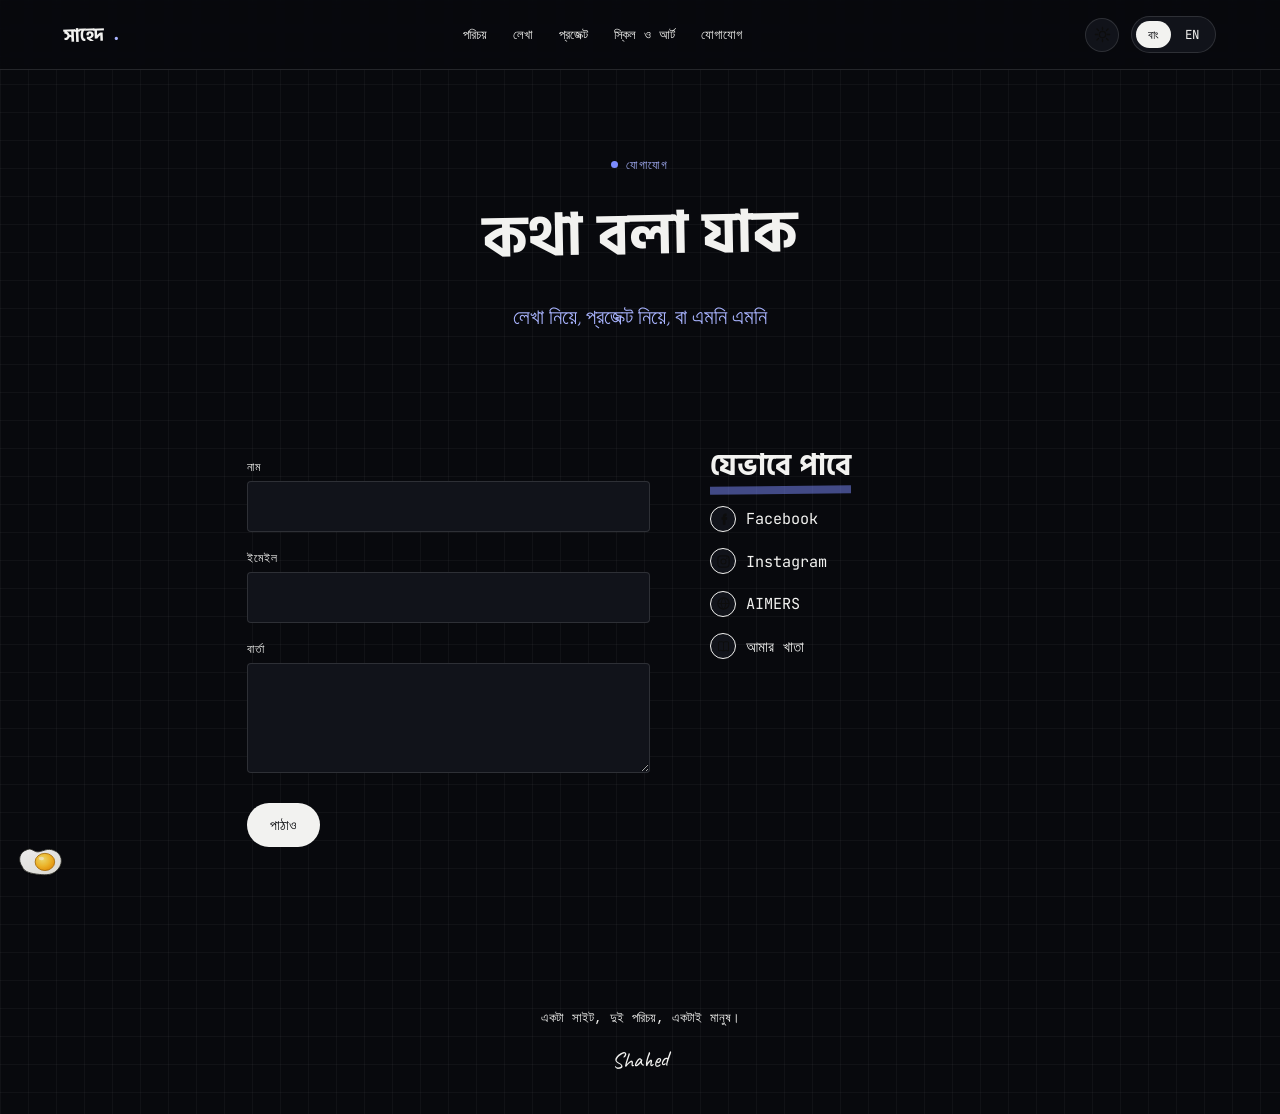
<file: contact.html>
<!DOCTYPE html>
<html lang="bn">
<head>
<meta charset="UTF-8">
<meta name="viewport" content="width=device-width, initial-scale=1.0">
<title>যোগাযোগ — সাহেদ সরকার সায়োন</title>
<meta name="description" content="মোঃ সাহেদ সরকার সায়োনের সাথে যোগাযোগ করুন — লেখা, প্রজেক্ট, বা যেকোনো বিষয়ে।">
<link rel="canonical" href="https://shahedsorkershaion.vercel.app/contact.html">
<link rel="icon" href="data:image/svg+xml,%3Csvg xmlns=%27http://www.w3.org/2000/svg%27 viewBox=%270 0 100 100%27%3E%3Crect width=%27100%27 height=%27100%27 fill=%27%230D0D0D%27/%3E%3Ctext x=%2750%27 y=%2768%27 font-size=%2760%27 fill=%27%2312D6F5%27 text-anchor=%27middle%27 font-family=%27sans-serif%27 font-weight=%27bold%27%3ES%3C/text%3E%3C/svg%3E">
<meta property="og:type" content="website">
<meta property="og:title" content="যোগাযোগ — সাহেদ সরকার সায়োন">
<meta property="og:description" content="মোঃ সাহেদ সরকার সায়োনের সাথে যোগাযোগ করুন — লেখা, প্রজেক্ট, বা যেকোনো বিষয়ে।">
<meta property="og:url" content="https://shahedsorkershaion.vercel.app/contact.html">
<meta property="og:locale" content="bn_BD">
<meta name="twitter:card" content="summary">
<meta name="twitter:title" content="যোগাযোগ — সাহেদ সরকার সায়োন">
<meta name="twitter:description" content="মোঃ সাহেদ সরকার সায়োনের সাথে যোগাযোগ করুন — লেখা, প্রজেক্ট, বা যেকোনো বিষয়ে।">
<link rel="stylesheet" href="style.css">
<link rel="stylesheet" href="pages.css">
</head>
<body class="grid-bg">

<nav class="site-nav">
  <a href="index.html" class="logo">সাহেদ<span>.</span></a>
  <div class="nav-links">
    <a href="about.html" data-bn>পরিচয়</a><a href="about.html" data-en>About</a>
    <a href="writing.html" data-bn>লেখা</a><a href="writing.html" data-en>Writing</a>
    <a href="projects.html" data-bn>প্রজেক্ট</a><a href="projects.html" data-en>Projects</a>
    <a href="skills.html" data-bn>স্কিল ও আর্ট</a><a href="skills.html" data-en>Skills &amp; Art</a>
    <a href="contact.html" data-bn>যোগাযোগ</a><a href="contact.html" data-en>Contact</a>
  </div>
  <div class="nav-right">
    <button class="menu-toggle" aria-label="Menu"><span></span><span></span><span></span></button>
    <button class="theme-toggle" aria-label="Toggle theme">
      <svg class="icon-sun" viewBox="0 0 24 24" fill="none"><circle cx="12" cy="12" r="4.5" stroke="#0D0D0D" stroke-width="1.8"/><path d="M12 2v3M12 19v3M4.2 4.2l2.1 2.1M17.7 17.7l2.1 2.1M2 12h3M19 12h3M4.2 19.8l2.1-2.1M17.7 6.3l2.1-2.1" stroke="#0D0D0D" stroke-width="1.8" stroke-linecap="round"/></svg>
      <svg class="icon-moon" viewBox="0 0 24 24" fill="none"><path d="M20 14.5A8.5 8.5 0 1 1 9.5 4a7 7 0 0 0 10.5 10.5z" stroke="#F4F3EE" stroke-width="1.8" stroke-linejoin="round"/></svg>
    </button>
    <div class="lang-toggle">
      <button data-lang="bn" class="active">বাং</button>
      <button data-lang="en">EN</button>
    </div>
  </div>
</nav>

<header class="page-hero">
  <span class="eyebrow" data-bn>যোগাযোগ</span>
  <span class="eyebrow" data-en>CONTACT</span>
  <h1 data-bn>কথা বলা যাক</h1>
  <h1 data-en>Let's talk</h1>
  <p class="sub" data-bn>লেখা নিয়ে, প্রজেক্ট নিয়ে, বা এমনি এমনি</p>
  <p class="sub" data-en>about writing, projects, or just to say hi</p>
</header>

<div class="contact-layout">
  <form class="contact-form" onsubmit="event.preventDefault(); this.querySelector('.form-note').style.display='block';">
    <label data-bn>নাম</label><label data-en>Name</label>
    <input type="text" required>

    <label data-bn>ইমেইল</label><label data-en>Email</label>
    <input type="email" required>

    <label data-bn>বার্তা</label><label data-en>Message</label>
    <textarea required></textarea>

    <button type="submit" class="btn"><span data-bn>পাঠাও</span><span data-en>Send</span></button>
    <p class="form-note" style="display:none; margin-top:14px; font-family: var(--font-mono); font-size:0.8rem; color: var(--cyan-text);">
      <span data-bn>ফর্ম কানেক্ট করা এখনো বাকি — সরাসরি ইমেইল বা সোশ্যালে মেসেজ দাও।</span>
      <span data-en>Form isn't connected yet — reach out directly via email or social.</span>
    </p>
  </form>

  <div class="contact-links">
    <h2 class="section-title" style="margin-top:0;" data-bn>যেভাবে পাবে</h2>
    <h2 class="section-title" style="margin-top:0;" data-en>Find me here</h2>
    <ul>
      <li><a href="https://www.facebook.com/md.shahed.sorker.shaion" target="_blank" rel="noopener"><span class="s-icon">
        <svg viewBox="0 0 24 24" fill="none"><path d="M15 8h2V4h-2c-2.2 0-4 1.8-4 4v2H9v4h2v8h4v-8h2.6l.4-4H15V8c0-.6.4-1 1-1z" fill="#0D0D0D"/></svg>
      </span> Facebook</a></li>
      <li><a href="https://www.instagram.com/mdshahedsorkershaion/" target="_blank" rel="noopener"><span class="s-icon">
        <svg viewBox="0 0 24 24" fill="none"><rect x="3" y="3" width="18" height="18" rx="5" stroke="#0D0D0D" stroke-width="1.8"/><circle cx="12" cy="12" r="4" stroke="#0D0D0D" stroke-width="1.8"/><circle cx="17.3" cy="6.7" r="1.1" fill="#0D0D0D"/></svg>
      </span> Instagram</a></li>
      <li><a href="https://aimers-site.vercel.app/" target="_blank" rel="noopener"><span class="s-icon">
        <svg viewBox="0 0 24 24" fill="none"><circle cx="12" cy="12" r="9" stroke="#0D0D0D" stroke-width="1.8"/><path d="M3 12h18M12 3c2.5 2.5 3.5 6 3.5 9s-1 6.5-3.5 9c-2.5-2.5-3.5-6-3.5-9s1-6.5 3.5-9z" stroke="#0D0D0D" stroke-width="1.6"/></svg>
      </span> AIMERS</a></li>
      <li><a href="https://amar-khata-web-iota.vercel.app/" target="_blank" rel="noopener"><span class="s-icon">
        <svg viewBox="0 0 24 24" fill="none"><path d="M4 5c2-1 5-1 8 0v14c-3-1-6-1-8 0V5z" stroke="#0D0D0D" stroke-width="1.6" stroke-linejoin="round"/><path d="M20 5c-2-1-5-1-8 0v14c3-1 6-1 8 0V5z" stroke="#0D0D0D" stroke-width="1.6" stroke-linejoin="round"/></svg>
      </span> আমার খাতা</a></li>
    </ul>
  </div>
</div>

<footer class="site-footer">
  <p data-bn>একটা সাইট, দুই পরিচয়, একটাই মানুষ।</p>
  <p data-en>One site, two identities, one person.</p>
  <span class="sign">Shahed</span>
</footer>


<div class="cursor-dot" id="cursorDot">
  <svg viewBox="0 0 40 40" fill="none"><path d="M20 2 L24 16 L38 20 L24 24 L20 38 L16 24 L2 20 L16 16 Z" fill="#12D6F5"/></svg>
</div>
<button class="egg-sticker" aria-label="hidden note">
  <svg viewBox="0 0 64 52" fill="none">
    <defs>
      <linearGradient id="eggWhiteGrad" x1="0" y1="0" x2="1" y2="1">
        <stop offset="0%" stop-color="#FFFFFF"/>
        <stop offset="100%" stop-color="#EDEBE2"/>
      </linearGradient>
      <radialGradient id="yolkGrad" cx="38%" cy="35%" r="70%">
        <stop offset="0%" stop-color="#FFE873"/>
        <stop offset="55%" stop-color="#FFC42E"/>
        <stop offset="100%" stop-color="#F59A0A"/>
      </radialGradient>
      <filter id="eggShadow" x="-20%" y="-20%" width="140%" height="140%">
        <feDropShadow dx="0" dy="1.5" stdDeviation="1" flood-color="#000000" flood-opacity="0.25"/>
      </filter>
    </defs>
    <path filter="url(#eggShadow)" d="M8 30 C 2 22 4 11 15 8 C 21 6 23 12 29 11 C 36 10 40 6 48 9 C 59 13 61 25 54 33 C 48 41 38 41 30 40 C 20 39 10 37 8 30 Z"
      fill="url(#eggWhiteGrad)" stroke="#2A2A26" stroke-width="1.1" stroke-linejoin="round"/>
    <path d="M15 14 C 18 12 22 12 24 14" stroke="#FFFFFF" stroke-width="1.4" stroke-linecap="round" opacity="0.8"/>
    <ellipse cx="37" cy="24" rx="12.5" ry="11" fill="url(#yolkGrad)" stroke="#B5760A" stroke-width="1.1"/>
    <ellipse cx="32.5" cy="19.5" rx="3.4" ry="2.2" fill="#FFFFFF" opacity="0.55"/>
  </svg>
</button>

<div class="egg-modal">
  <div class="egg-note">
    <span class="tape"></span>
    <span class="egg-close">&times;</span>
    <p data-bn>তুমি খুঁজে পেয়েছ।

বেশিরভাগ ভিজিটর এই কোণাটা কখনো দেখে না — অনেকটা আমাদের মতোই, যারা কাউকে পুরোপুরি দেখি না, শুধু যতটা সে দেখাতে দেয়।

এই সাইটের বাইরেও আমি আছি। সেটা খোঁজার কোনো শর্টকাট নেই।

কিন্তু এতদূর খুঁজেছ বলে — ধন্যবাদ।</p>
    <p data-en>You found it.

Most visitors never see this corner — a little like how we never fully see anyone, only as much as they choose to show.

There is more of me outside this site. There is no shortcut to finding it.

But since you looked this far — thank you.</p>
    <span class="egg-sign">— Shahed</span>
  </div>
</div>

<script src="main.js"></script>
</body>
</html>
</file>
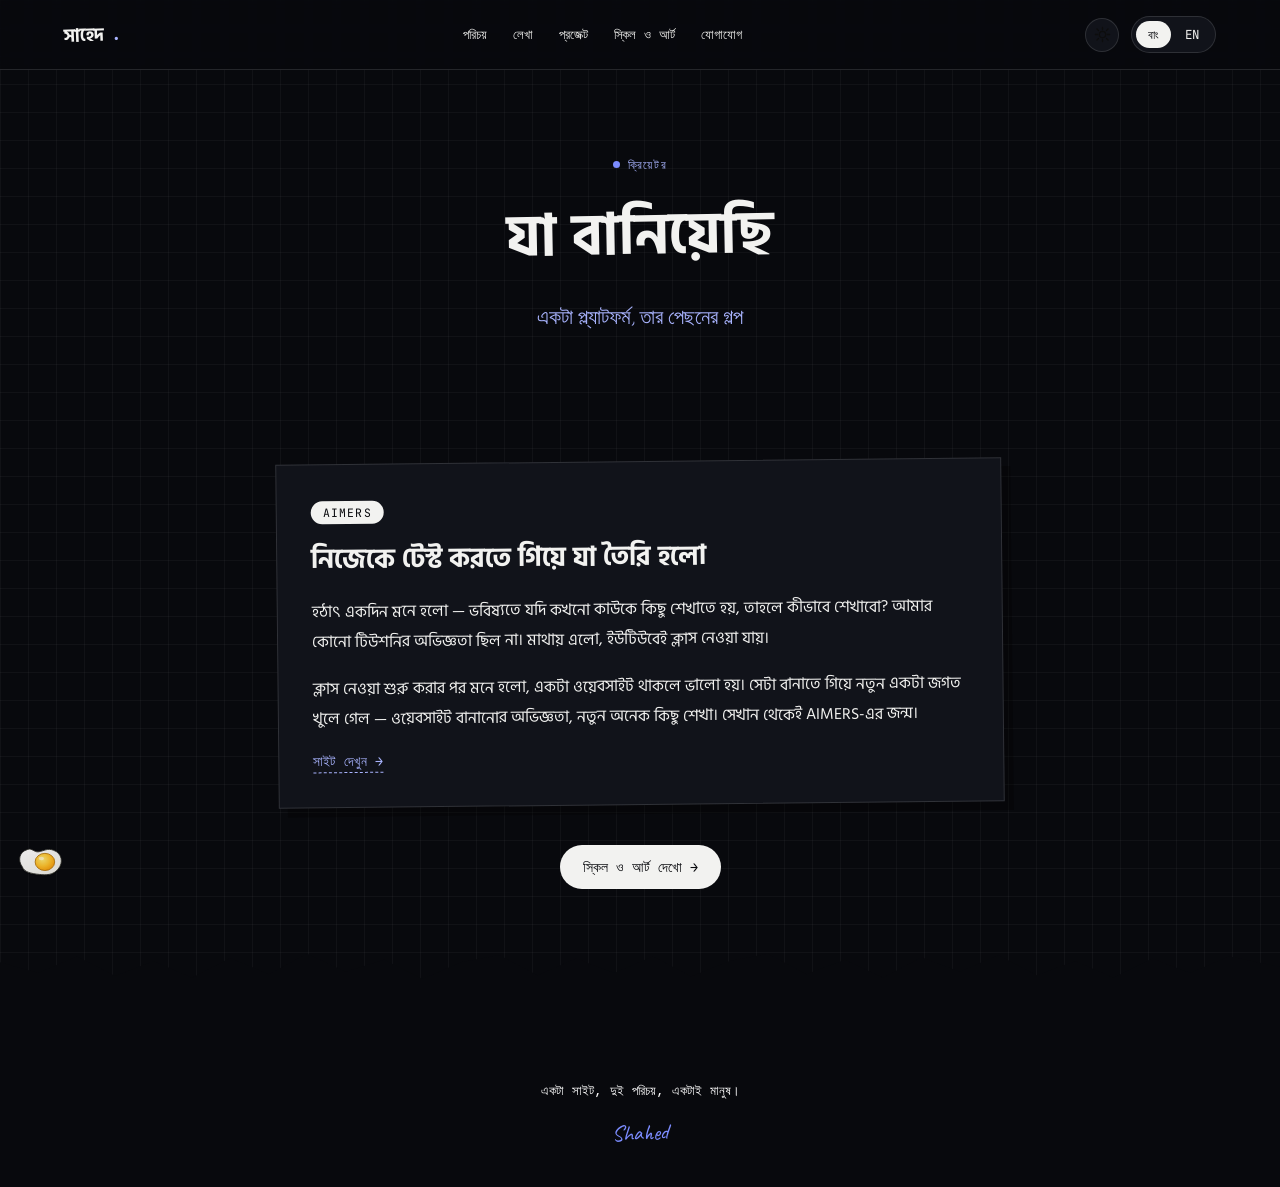
<file: projects.html>
<!DOCTYPE html>
<html lang="bn">
<head>
<meta charset="UTF-8">
<meta name="viewport" content="width=device-width, initial-scale=1.0">
<title>প্রজেক্ট — AIMERS | সাহেদ সরকার সায়োন</title>
<meta name="description" content="AIMERS শিক্ষামূলক প্ল্যাটফর্ম তৈরির পেছনের গল্প।">
<link rel="canonical" href="https://shahedsorkershaion.vercel.app/projects.html">
<link rel="icon" href="data:image/svg+xml,%3Csvg xmlns=%27http://www.w3.org/2000/svg%27 viewBox=%270 0 100 100%27%3E%3Crect width=%27100%27 height=%27100%27 fill=%27%230D0D0D%27/%3E%3Ctext x=%2750%27 y=%2768%27 font-size=%2760%27 fill=%27%2312D6F5%27 text-anchor=%27middle%27 font-family=%27sans-serif%27 font-weight=%27bold%27%3ES%3C/text%3E%3C/svg%3E">
<meta property="og:type" content="website">
<meta property="og:title" content="প্রজেক্ট — AIMERS | সাহেদ সরকার সায়োন">
<meta property="og:description" content="AIMERS শিক্ষামূলক প্ল্যাটফর্ম তৈরির পেছনের গল্প।">
<meta property="og:url" content="https://shahedsorkershaion.vercel.app/projects.html">
<meta property="og:locale" content="bn_BD">
<meta name="twitter:card" content="summary">
<meta name="twitter:title" content="প্রজেক্ট — AIMERS | সাহেদ সরকার সায়োন">
<meta name="twitter:description" content="AIMERS শিক্ষামূলক প্ল্যাটফর্ম তৈরির পেছনের গল্প।">
<link rel="stylesheet" href="style.css">
<link rel="stylesheet" href="pages.css">
</head>
<body class="grid-bg">

<nav class="site-nav">
  <a href="index.html" class="logo">সাহেদ<span>.</span></a>
  <div class="nav-links">
    <a href="about.html" data-bn>পরিচয়</a><a href="about.html" data-en>About</a>
    <a href="writing.html" data-bn>লেখা</a><a href="writing.html" data-en>Writing</a>
    <a href="projects.html" data-bn>প্রজেক্ট</a><a href="projects.html" data-en>Projects</a>
    <a href="skills.html" data-bn>স্কিল ও আর্ট</a><a href="skills.html" data-en>Skills &amp; Art</a>
    <a href="contact.html" data-bn>যোগাযোগ</a><a href="contact.html" data-en>Contact</a>
  </div>
  <div class="nav-right">
    <button class="menu-toggle" aria-label="Menu"><span></span><span></span><span></span></button>
    <button class="theme-toggle" aria-label="Toggle theme">
      <svg class="icon-sun" viewBox="0 0 24 24" fill="none"><circle cx="12" cy="12" r="4.5" stroke="#0D0D0D" stroke-width="1.8"/><path d="M12 2v3M12 19v3M4.2 4.2l2.1 2.1M17.7 17.7l2.1 2.1M2 12h3M19 12h3M4.2 19.8l2.1-2.1M17.7 6.3l2.1-2.1" stroke="#0D0D0D" stroke-width="1.8" stroke-linecap="round"/></svg>
      <svg class="icon-moon" viewBox="0 0 24 24" fill="none"><path d="M20 14.5A8.5 8.5 0 1 1 9.5 4a7 7 0 0 0 10.5 10.5z" stroke="#F4F3EE" stroke-width="1.8" stroke-linejoin="round"/></svg>
    </button>
    <div class="lang-toggle">
      <button data-lang="bn" class="active">বাং</button>
      <button data-lang="en">EN</button>
    </div>
  </div>
</nav>

<header class="page-hero">
  <span class="eyebrow" data-bn>ক্রিয়েটর</span>
  <span class="eyebrow" data-en>THE CREATOR</span>
  <h1 data-bn>যা বানিয়েছি</h1>
  <h1 data-en>What I've built</h1>
  <p class="sub" data-bn>একটা প্ল্যাটফর্ম, তার পেছনের গল্প</p>
  <p class="sub" data-en>one platform, and the story behind it</p>
</header>

<div class="wrap">

  <div class="project-card">
    <span class="proj-tag">AIMERS</span>
    <h3 data-bn>নিজেকে টেস্ট করতে গিয়ে যা তৈরি হলো</h3>
    <h3 data-en>What grew out of testing myself</h3>
    <p data-bn>হঠাৎ একদিন মনে হলো — ভবিষ্যতে যদি কখনো কাউকে কিছু শেখাতে হয়, তাহলে কীভাবে শেখাবো? আমার কোনো টিউশনির অভিজ্ঞতা ছিল না। মাথায় এলো, ইউটিউবেই ক্লাস নেওয়া যায়।</p>
    <p data-bn>ক্লাস নেওয়া শুরু করার পর মনে হলো, একটা ওয়েবসাইট থাকলে ভালো হয়। সেটা বানাতে গিয়ে নতুন একটা জগত খুলে গেল — ওয়েবসাইট বানানোর অভিজ্ঞতা, নতুন অনেক কিছু শেখা। সেখান থেকেই AIMERS-এর জন্ম।</p>
    <p data-en>One day it hit me — if I ever had to teach someone something in the future, how would I even do it? I'd never tutored anyone. Then it struck me: I could take classes on YouTube.</p>
    <p data-en>Once I started teaching, I thought a website would help. Building it opened up a whole new world — the experience of building a site, learning so much along the way. That's how AIMERS was born.</p>
    <div class="links">
      <a href="https://aimers-site.vercel.app/" target="_blank" rel="noopener" class="link-out" data-bn>সাইট দেখুন →</a>
      <a href="https://aimers-site.vercel.app/" target="_blank" rel="noopener" class="link-out" data-en>Visit the site →</a>
    </div>
  </div>


</div>

<div class="center" style="padding-bottom: 60px;">
  <a href="skills.html" class="btn">
    <span data-bn>স্কিল ও আর্ট দেখো →</span><span data-en>See Skills &amp; Art →</span>
  </a>
</div>

<div class="torn-edge to-dark"></div>
<footer class="site-footer dark-bg" style="border-top:none;">
  <p data-bn>একটা সাইট, দুই পরিচয়, একটাই মানুষ।</p>
  <p data-en>One site, two identities, one person.</p>
  <span class="sign" style="color:var(--cyan);">Shahed</span>
</footer>


<div class="cursor-dot" id="cursorDot">
  <svg viewBox="0 0 40 40" fill="none"><path d="M20 2 L24 16 L38 20 L24 24 L20 38 L16 24 L2 20 L16 16 Z" fill="#12D6F5"/></svg>
</div>
<button class="egg-sticker" aria-label="hidden note">
  <svg viewBox="0 0 64 52" fill="none">
    <defs>
      <linearGradient id="eggWhiteGrad" x1="0" y1="0" x2="1" y2="1">
        <stop offset="0%" stop-color="#FFFFFF"/>
        <stop offset="100%" stop-color="#EDEBE2"/>
      </linearGradient>
      <radialGradient id="yolkGrad" cx="38%" cy="35%" r="70%">
        <stop offset="0%" stop-color="#FFE873"/>
        <stop offset="55%" stop-color="#FFC42E"/>
        <stop offset="100%" stop-color="#F59A0A"/>
      </radialGradient>
      <filter id="eggShadow" x="-20%" y="-20%" width="140%" height="140%">
        <feDropShadow dx="0" dy="1.5" stdDeviation="1" flood-color="#000000" flood-opacity="0.25"/>
      </filter>
    </defs>
    <path filter="url(#eggShadow)" d="M8 30 C 2 22 4 11 15 8 C 21 6 23 12 29 11 C 36 10 40 6 48 9 C 59 13 61 25 54 33 C 48 41 38 41 30 40 C 20 39 10 37 8 30 Z"
      fill="url(#eggWhiteGrad)" stroke="#2A2A26" stroke-width="1.1" stroke-linejoin="round"/>
    <path d="M15 14 C 18 12 22 12 24 14" stroke="#FFFFFF" stroke-width="1.4" stroke-linecap="round" opacity="0.8"/>
    <ellipse cx="37" cy="24" rx="12.5" ry="11" fill="url(#yolkGrad)" stroke="#B5760A" stroke-width="1.1"/>
    <ellipse cx="32.5" cy="19.5" rx="3.4" ry="2.2" fill="#FFFFFF" opacity="0.55"/>
  </svg>
</button>

<div class="egg-modal">
  <div class="egg-note">
    <span class="tape"></span>
    <span class="egg-close">&times;</span>
    <p data-bn>তুমি খুঁজে পেয়েছ।

বেশিরভাগ ভিজিটর এই কোণাটা কখনো দেখে না — অনেকটা আমাদের মতোই, যারা কাউকে পুরোপুরি দেখি না, শুধু যতটা সে দেখাতে দেয়।

এই সাইটের বাইরেও আমি আছি। সেটা খোঁজার কোনো শর্টকাট নেই।

কিন্তু এতদূর খুঁজেছ বলে — ধন্যবাদ।</p>
    <p data-en>You found it.

Most visitors never see this corner — a little like how we never fully see anyone, only as much as they choose to show.

There is more of me outside this site. There is no shortcut to finding it.

But since you looked this far — thank you.</p>
    <span class="egg-sign">— Shahed</span>
  </div>
</div>

<script src="main.js"></script>
</body>
</html>
</file>
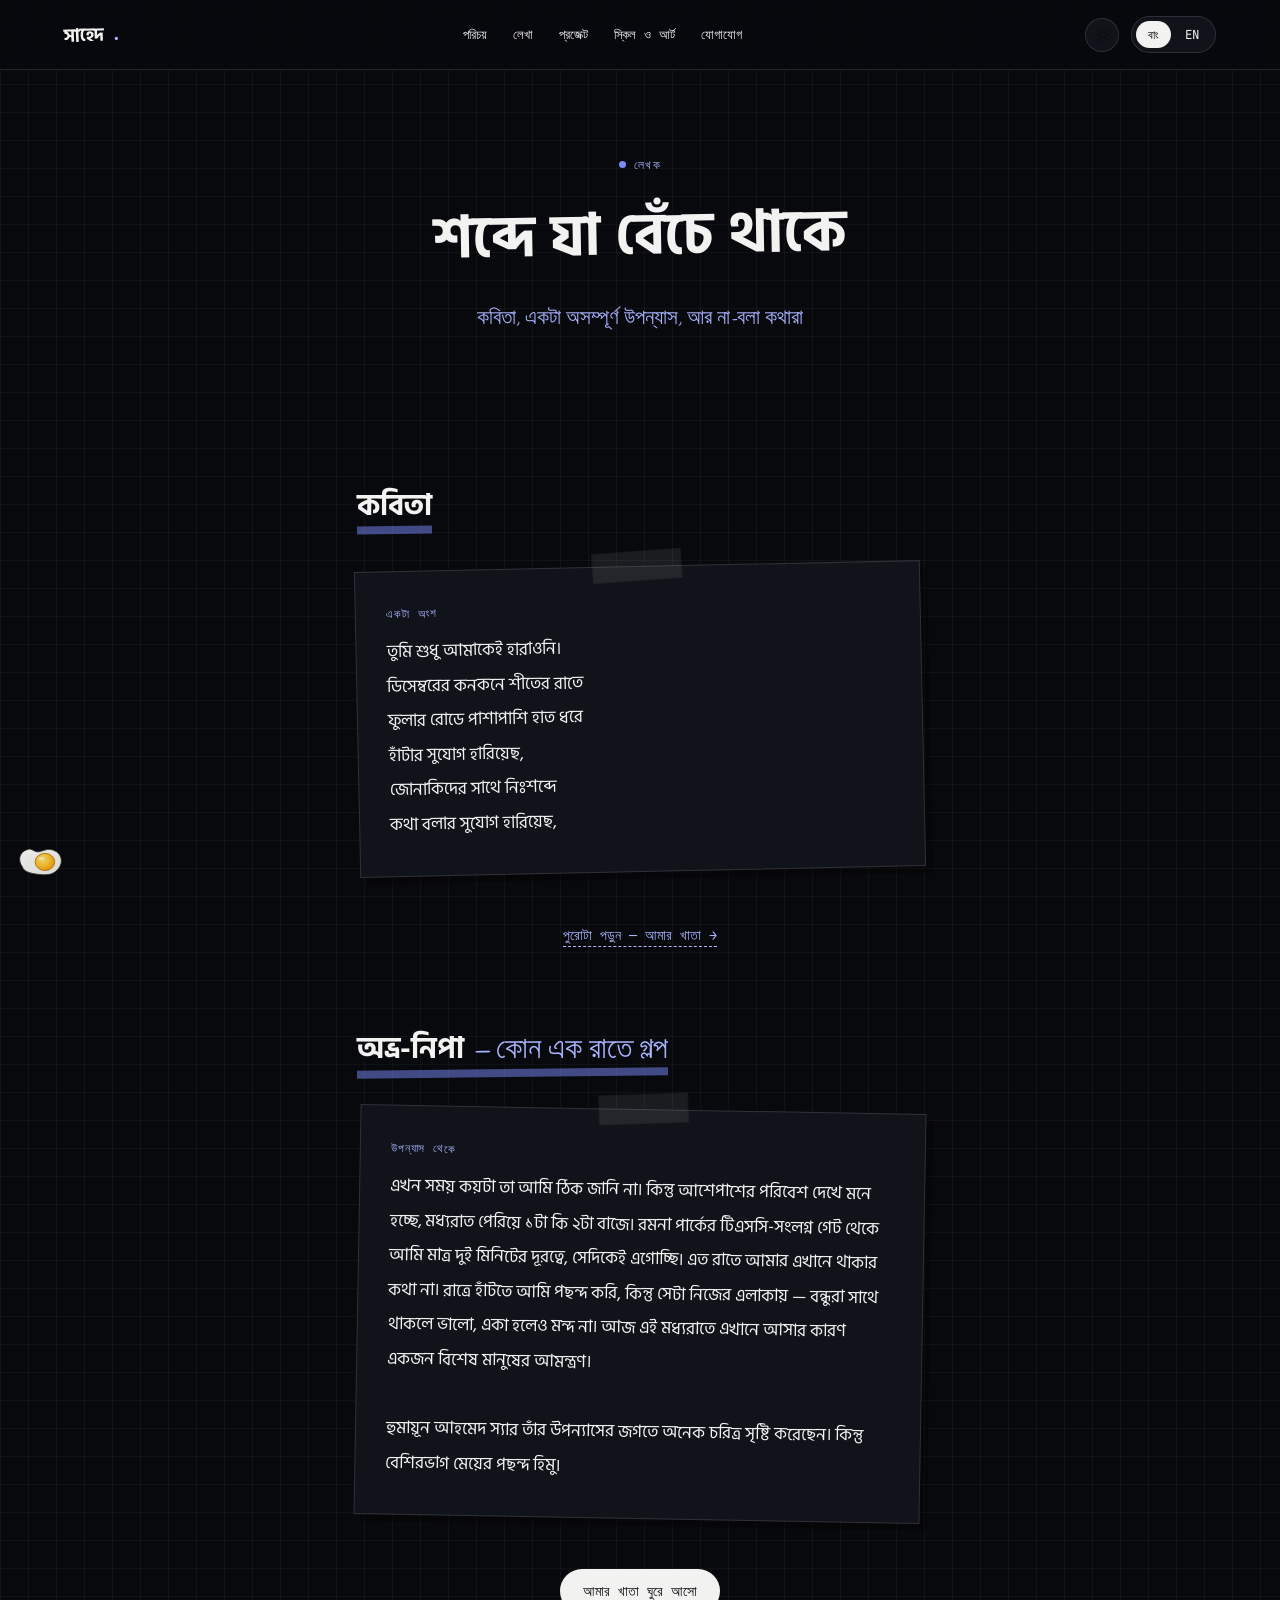
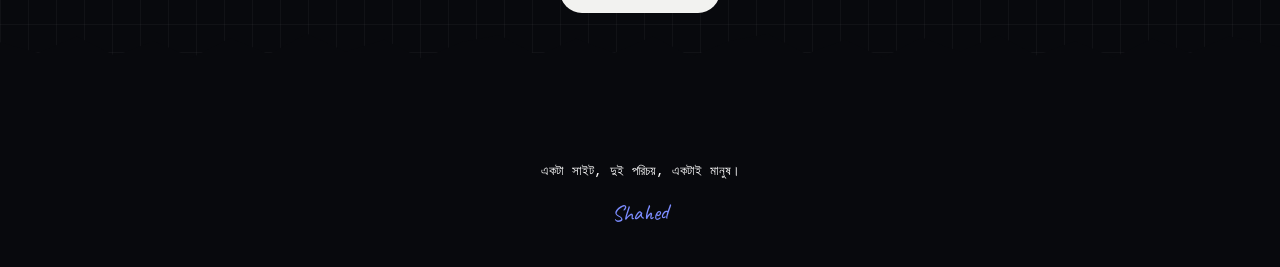
<file: writing.html>
<!DOCTYPE html>
<html lang="bn">
<head>
<meta charset="UTF-8">
<meta name="viewport" content="width=device-width, initial-scale=1.0">
<title>লেখা — কবিতা ও অভ্র-নিপা | সাহেদ সরকার সায়োন</title>
<meta name="description" content="সাহেদ সরকার সায়োনের কবিতা ও অসম্পূর্ণ উপন্যাস অভ্র-নিপা থেকে নির্বাচিত অংশ।">
<link rel="canonical" href="https://shahedsorkershaion.vercel.app/writing.html">
<link rel="icon" href="data:image/svg+xml,%3Csvg xmlns=%27http://www.w3.org/2000/svg%27 viewBox=%270 0 100 100%27%3E%3Crect width=%27100%27 height=%27100%27 fill=%27%230D0D0D%27/%3E%3Ctext x=%2750%27 y=%2768%27 font-size=%2760%27 fill=%27%2312D6F5%27 text-anchor=%27middle%27 font-family=%27sans-serif%27 font-weight=%27bold%27%3ES%3C/text%3E%3C/svg%3E">
<meta property="og:type" content="website">
<meta property="og:title" content="লেখা — কবিতা ও অভ্র-নিপা | সাহেদ সরকার সায়োন">
<meta property="og:description" content="সাহেদ সরকার সায়োনের কবিতা ও অসম্পূর্ণ উপন্যাস অভ্র-নিপা থেকে নির্বাচিত অংশ।">
<meta property="og:url" content="https://shahedsorkershaion.vercel.app/writing.html">
<meta property="og:locale" content="bn_BD">
<meta name="twitter:card" content="summary">
<meta name="twitter:title" content="লেখা — কবিতা ও অভ্র-নিপা | সাহেদ সরকার সায়োন">
<meta name="twitter:description" content="সাহেদ সরকার সায়োনের কবিতা ও অসম্পূর্ণ উপন্যাস অভ্র-নিপা থেকে নির্বাচিত অংশ।">
<link rel="stylesheet" href="style.css">
<link rel="stylesheet" href="pages.css">
</head>
<body class="grid-bg">

<nav class="site-nav">
  <a href="index.html" class="logo">সাহেদ<span>.</span></a>
  <div class="nav-links">
    <a href="about.html" data-bn>পরিচয়</a><a href="about.html" data-en>About</a>
    <a href="writing.html" data-bn>লেখা</a><a href="writing.html" data-en>Writing</a>
    <a href="projects.html" data-bn>প্রজেক্ট</a><a href="projects.html" data-en>Projects</a>
    <a href="skills.html" data-bn>স্কিল ও আর্ট</a><a href="skills.html" data-en>Skills &amp; Art</a>
    <a href="contact.html" data-bn>যোগাযোগ</a><a href="contact.html" data-en>Contact</a>
  </div>
  <div class="nav-right">
    <button class="menu-toggle" aria-label="Menu"><span></span><span></span><span></span></button>
    <button class="theme-toggle" aria-label="Toggle theme">
      <svg class="icon-sun" viewBox="0 0 24 24" fill="none"><circle cx="12" cy="12" r="4.5" stroke="#0D0D0D" stroke-width="1.8"/><path d="M12 2v3M12 19v3M4.2 4.2l2.1 2.1M17.7 17.7l2.1 2.1M2 12h3M19 12h3M4.2 19.8l2.1-2.1M17.7 6.3l2.1-2.1" stroke="#0D0D0D" stroke-width="1.8" stroke-linecap="round"/></svg>
      <svg class="icon-moon" viewBox="0 0 24 24" fill="none"><path d="M20 14.5A8.5 8.5 0 1 1 9.5 4a7 7 0 0 0 10.5 10.5z" stroke="#F4F3EE" stroke-width="1.8" stroke-linejoin="round"/></svg>
    </button>
    <div class="lang-toggle">
      <button data-lang="bn" class="active">বাং</button>
      <button data-lang="en">EN</button>
    </div>
  </div>
</nav>

<header class="page-hero">
  <span class="eyebrow" data-bn>লেখক</span>
  <span class="eyebrow" data-en>THE WRITER</span>
  <h1 data-bn>শব্দে যা বেঁচে থাকে</h1>
  <h1 data-en>What lives in words</h1>
  <p class="sub" data-bn>কবিতা, একটা অসম্পূর্ণ উপন্যাস, আর না-বলা কথারা</p>
  <p class="sub" data-en>poems, an unfinished novel, and things left unsaid</p>
</header>

<div class="wrap narrow">
  <h2 class="section-title" data-bn>কবিতা</h2>
  <h2 class="section-title" data-en>Poetry</h2>

  <div class="note-block tilt-a">
    <span class="tape"></span>
    <span class="label" data-bn>একটা অংশ</span>
    <span class="label" data-en>an excerpt</span>
    <p data-bn>তুমি শুধু আমাকেই হারাওনি।
ডিসেম্বরের কনকনে শীতের রাতে
ফুলার রোডে পাশাপাশি হাত ধরে
হাঁটার সুযোগ হারিয়েছ,
জোনাকিদের সাথে নিঃশব্দে
কথা বলার সুযোগ হারিয়েছ,</p>
    <p data-en>You didn't only lose me.
On a bitter December night,
you lost the chance to walk
hand in hand down Fuller Road,
lost the chance to speak
silently with fireflies,</p>
  </div>

  <p class="center">
    <a href="https://amar-khata-web-iota.vercel.app/" target="_blank" rel="noopener" class="link-out" data-bn>পুরোটা পড়ুন — আমার খাতা →</a>
    <a href="https://amar-khata-web-iota.vercel.app/" target="_blank" rel="noopener" class="link-out" data-en>Read the full poem — আমার খাতা →</a>
  </p>

  <h2 class="section-title" data-bn>অভ্র-নিপা <span style="font-family: var(--font-hand); font-weight:400; color:var(--cyan-text);">— কোন এক রাতে গল্প</span></h2>
  <h2 class="section-title" data-en>Abhra-Nipa <span style="font-family: var(--font-hand); font-weight:400; color:var(--cyan-text);">— a story from one night</span></h2>

  <div class="note-block tilt-b">
    <span class="tape"></span>
    <span class="label" data-bn>উপন্যাস থেকে</span>
    <span class="label" data-en>from the novel</span>
    <p data-bn>এখন সময় কয়টা তা আমি ঠিক জানি না। কিন্তু আশেপাশের পরিবেশ দেখে মনে হচ্ছে, মধ্যরাত পেরিয়ে ১টা কি ২টা বাজে। রমনা পার্কের টিএসসি-সংলগ্ন গেট থেকে আমি মাত্র দুই মিনিটের দূরত্বে, সেদিকেই এগোচ্ছি। এত রাতে আমার এখানে থাকার কথা না। রাত্রে হাঁটতে আমি পছন্দ করি, কিন্তু সেটা নিজের এলাকায় — বন্ধুরা সাথে থাকলে ভালো, একা হলেও মন্দ না। আজ এই মধ্যরাতে এখানে আসার কারণ একজন বিশেষ মানুষের আমন্ত্রণ।

হুমায়ূন আহমেদ স্যার তাঁর উপন্যাসের জগতে অনেক চরিত্র সৃষ্টি করেছেন। কিন্তু বেশিরভাগ মেয়ের পছন্দ হিমু।</p>
    <p data-en>I don't quite know what time it is right now. But judging by the surroundings, it feels like it's past midnight — maybe 1 or 2 AM. I'm just two minutes from the gate beside TSC at Ramna Park, heading that way. I have no business being here this late. I like walking at night, but usually in my own neighborhood — good with friends, not bad alone either. Tonight, I'm here at this hour because of an invitation from someone special.

Humayun Ahmed created many characters across his novels. But most girls prefer Himu.</p>
  </div>

  <p class="center">
    <a href="https://amar-khata-web-iota.vercel.app/" target="_blank" rel="noopener" class="btn">
      <span data-bn>আমার খাতা ঘুরে আসো</span><span data-en>Visit আমার খাতা</span>
    </a>
  </p>
</div>

<div class="torn-edge to-dark"></div>
<footer class="site-footer dark-bg" style="border-top:none;">
  <p data-bn>একটা সাইট, দুই পরিচয়, একটাই মানুষ।</p>
  <p data-en>One site, two identities, one person.</p>
  <span class="sign" style="color:var(--cyan);">Shahed</span>
</footer>


<div class="cursor-dot" id="cursorDot">
  <svg viewBox="0 0 40 40" fill="none"><path d="M20 2 L24 16 L38 20 L24 24 L20 38 L16 24 L2 20 L16 16 Z" fill="#12D6F5"/></svg>
</div>
<button class="egg-sticker" aria-label="hidden note">
  <svg viewBox="0 0 64 52" fill="none">
    <defs>
      <linearGradient id="eggWhiteGrad" x1="0" y1="0" x2="1" y2="1">
        <stop offset="0%" stop-color="#FFFFFF"/>
        <stop offset="100%" stop-color="#EDEBE2"/>
      </linearGradient>
      <radialGradient id="yolkGrad" cx="38%" cy="35%" r="70%">
        <stop offset="0%" stop-color="#FFE873"/>
        <stop offset="55%" stop-color="#FFC42E"/>
        <stop offset="100%" stop-color="#F59A0A"/>
      </radialGradient>
      <filter id="eggShadow" x="-20%" y="-20%" width="140%" height="140%">
        <feDropShadow dx="0" dy="1.5" stdDeviation="1" flood-color="#000000" flood-opacity="0.25"/>
      </filter>
    </defs>
    <path filter="url(#eggShadow)" d="M8 30 C 2 22 4 11 15 8 C 21 6 23 12 29 11 C 36 10 40 6 48 9 C 59 13 61 25 54 33 C 48 41 38 41 30 40 C 20 39 10 37 8 30 Z"
      fill="url(#eggWhiteGrad)" stroke="#2A2A26" stroke-width="1.1" stroke-linejoin="round"/>
    <path d="M15 14 C 18 12 22 12 24 14" stroke="#FFFFFF" stroke-width="1.4" stroke-linecap="round" opacity="0.8"/>
    <ellipse cx="37" cy="24" rx="12.5" ry="11" fill="url(#yolkGrad)" stroke="#B5760A" stroke-width="1.1"/>
    <ellipse cx="32.5" cy="19.5" rx="3.4" ry="2.2" fill="#FFFFFF" opacity="0.55"/>
  </svg>
</button>

<div class="egg-modal">
  <div class="egg-note">
    <span class="tape"></span>
    <span class="egg-close">&times;</span>
    <p data-bn>তুমি খুঁজে পেয়েছ।

বেশিরভাগ ভিজিটর এই কোণাটা কখনো দেখে না — অনেকটা আমাদের মতোই, যারা কাউকে পুরোপুরি দেখি না, শুধু যতটা সে দেখাতে দেয়।

এই সাইটের বাইরেও আমি আছি। সেটা খোঁজার কোনো শর্টকাট নেই।

কিন্তু এতদূর খুঁজেছ বলে — ধন্যবাদ।</p>
    <p data-en>You found it.

Most visitors never see this corner — a little like how we never fully see anyone, only as much as they choose to show.

There is more of me outside this site. There is no shortcut to finding it.

But since you looked this far — thank you.</p>
    <span class="egg-sign">— Shahed</span>
  </div>
</div>

<script src="main.js"></script>
</body>
</html>
</file>
<file: style.css>
@import url('https://fonts.googleapis.com/css2?family=Baloo+Da+2:wght@500;600;700;800&family=Hind+Siliguri:wght@400;500;600;700&family=Caveat:wght@500;600;700&family=JetBrains+Mono:wght@400;500;600&display=swap');

:root {
  --paper: #08090D;
  --paper-dim: #11131A;
  --grid-line: rgba(255,255,255,0.035);
  --ink: #F2F2F0;
  --surface: #11131A;
  --surface-black: #08090D;
  --nav-bg: rgba(8,9,13,0.86);
  --shadow-hard: rgba(0,0,0,0.3);
  --tape: rgba(255,255,255,0.08);
  --muted: #B8BAC4;
  --muted-2: #858894;
  --dashed: #30323D;

  --cyan: #7C8CFF;
  --cyan-deep: #6979EB;
  --cyan-ink: #DCE0FF;
  --cyan-text: #A9B4FF;

  --font-display: 'Hind Siliguri', sans-serif;
  --font-body: 'Hind Siliguri', sans-serif;
  --font-hand: 'Caveat', cursive;
  --font-mono: 'JetBrains Mono', monospace;

  --border-thick: 1px solid rgba(255,255,255,0.13);
  --border-thin: 1px solid rgba(255,255,255,0.12);

  color-scheme: dark;
  transition: background-color .25s ease, color .25s ease;
}

html[data-theme="light"] {
  --paper: #F6F5F1;
  --paper-dim: #ECEBF0;
  --grid-line: rgba(20,20,30,0.055);
  --ink: #171821;
  --surface: #FFFFFF;
  --surface-black: #F6F5F1;
  --nav-bg: rgba(246,245,241,0.88);
  --shadow-hard: rgba(20,20,30,0.08);
  --tape: rgba(20,20,30,0.06);
  --muted: #50515C;
  --muted-2: #777985;
  --dashed: #D4D3DB;

  --cyan: #6979EB;
  --cyan-deep: #5363D1;
  --cyan-ink: #242D73;
  --cyan-text: #5363D1;

  color-scheme: light;
}

* {
  box-sizing: border-box;
}

body {
  background: var(--paper);
  color: var(--ink);
}

* { box-sizing: border-box; }

html { scroll-behavior: smooth; }

body {
  margin: 0;
  font-family: var(--font-body);
  color: var(--ink);
  background: var(--paper);
  overflow-x: hidden;
  transition: background-color 0.25s ease, color 0.25s ease;
}

img { max-width: 100%; display: block; }

a { color: inherit; text-decoration: none; }

.grid-bg {
  background-image:
    linear-gradient(var(--grid-line) 1px, transparent 1px),
    linear-gradient(90deg, var(--grid-line) 1px, transparent 1px);
  background-size: 28px 28px;
  background-color: var(--paper);
}

.dark-bg {
  background-color: var(--surface-black);
  color: #FFFFFF;
}
html[data-theme="dark"] .dark-bg {
  background-color: #000000;
}

/* ===== Utility ===== */
.eyebrow {
  font-family: var(--font-mono);
  font-size: 0.72rem;
  letter-spacing: 0.14em;
  text-transform: uppercase;
  color: var(--cyan-text);
  display: inline-flex;
  align-items: center;
  gap: 8px;
}
.dark-bg .eyebrow { color: var(--cyan); }

.eyebrow::before {
  content: '';
  width: 7px;
  height: 7px;
  background: var(--cyan);
  border-radius: 50%;
  display: inline-block;
}

/* ===== Torn paper divider ===== */
.torn-edge {
  position: relative;
  width: 100%;
  height: 60px;
  background: var(--paper);
  clip-path: polygon(
    0% 100%, 0% 22%, 3% 40%, 6% 12%, 9% 45%, 12% 20%, 15% 48%,
    18% 15%, 21% 42%, 24% 8%, 27% 38%, 30% 18%, 33% 50%, 36% 22%,
    39% 10%, 42% 44%, 45% 16%, 48% 40%, 51% 12%, 54% 46%, 57% 20%,
    60% 8%, 63% 42%, 66% 18%, 69% 48%, 72% 14%, 75% 38%, 78% 10%,
    81% 44%, 84% 20%, 87% 48%, 90% 16%, 93% 40%, 96% 12%, 100% 30%,
    100% 100%
  );
}
.torn-edge.flip { transform: scaleY(-1); }
.torn-edge.to-dark { background: var(--surface-black); }
html[data-theme="dark"] .torn-edge.to-dark { background: #000000; }
.torn-edge.to-paper { background: var(--paper); }

/* ===== Nav ===== */
.site-nav {
  position: fixed;
  top: 0; left: 0; right: 0;
  z-index: 100;
  display: flex;
  align-items: center;
  justify-content: space-between;
  padding: 16px 5%;
  background: var(--nav-bg);
  backdrop-filter: blur(6px);
  border-bottom: var(--border-thin);
  flex-wrap: wrap;
}
.site-nav .logo {
  font-family: var(--font-display);
  font-weight: 700;
  font-size: 1.15rem;
  transform: rotate(-2deg);
  display: inline-flex;
  align-items: center;
  gap: 10px;
  color: var(--ink);
}
.site-nav .logo span { color: var(--cyan-text); }

.nav-right {
  display: flex;
  align-items: center;
  gap: 12px;
}

.menu-toggle {
  display: none;
  width: 36px;
  height: 36px;
  border: var(--border-thin);
  border-radius: 8px;
  background: var(--surface);
  cursor: pointer;
  align-items: center;
  justify-content: center;
  flex-direction: column;
  gap: 4px;
  flex-shrink: 0;
}
.menu-toggle span {
  width: 16px;
  height: 2px;
  background: var(--ink);
  display: block;
  transition: transform 0.2s ease, opacity 0.2s ease;
}
.site-nav.menu-open .menu-toggle span:nth-child(1) { transform: translateY(6px) rotate(45deg); }
.site-nav.menu-open .menu-toggle span:nth-child(2) { opacity: 0; }
.site-nav.menu-open .menu-toggle span:nth-child(3) { transform: translateY(-6px) rotate(-45deg); }

.nav-links {
  display: flex;
  gap: 22px;
  align-items: center;
  font-family: var(--font-mono);
  font-size: 0.82rem;
  flex-wrap: wrap;
}
.nav-links a {
  position: relative;
  padding: 4px 2px;
}
.nav-links a:hover { color: var(--cyan-text); }
.nav-links a::after {
  content: '';
  position: absolute;
  left: 0; bottom: -3px;
  width: 0%; height: 2px;
  background: var(--cyan);
  transition: width 0.25s ease;
}
.nav-links a:hover::after { width: 100%; }

@media (max-width: 780px) {
  .site-nav { padding: 14px 5%; }
  .menu-toggle { display: flex; }
  .nav-links {
    display: none;
    width: 100%;
    order: 4;
    flex-direction: column;
    align-items: flex-start;
    gap: 4px;
    padding-top: 14px;
    margin-top: 12px;
    border-top: 1.5px dashed var(--dashed);
    font-size: 0.95rem;
  }
  .site-nav.menu-open .nav-links { display: flex; }
  .nav-links a { padding: 8px 2px; width: 100%; }
}

.lang-toggle {
  font-family: var(--font-mono);
  font-size: 0.78rem;
  border: var(--border-thin);
  border-radius: 20px;
  padding: 4px 4px;
  display: flex;
  gap: 2px;
  background: var(--surface);
}
.lang-toggle button {
  border: none;
  background: transparent;
  padding: 5px 12px;
  border-radius: 16px;
  cursor: pointer;
  font-family: var(--font-mono);
  font-size: 0.78rem;
  color: var(--ink);
}
.lang-toggle button.active {
  background: var(--ink);
  color: var(--paper);
}

/* ===== Theme toggle ===== */
.theme-toggle {
  width: 34px;
  height: 34px;
  border-radius: 50%;
  border: var(--border-thin);
  background: var(--surface);
  cursor: pointer;
  display: flex;
  align-items: center;
  justify-content: center;
  padding: 0;
  flex-shrink: 0;
}
.theme-toggle svg { width: 17px; height: 17px; }
.theme-toggle .icon-moon { display: none; }
html[data-theme="dark"] .theme-toggle .icon-sun { display: none; }
html[data-theme="dark"] .theme-toggle .icon-moon { display: block; }
.theme-toggle:hover { background: var(--cyan); }

/* ===== Doodle stickers ===== */
.doodle {
  position: absolute;
  pointer-events: none;
  z-index: 5;
}

/* ===== Buttons ===== */
.btn {
  display: inline-flex;
  align-items: center;
  gap: 8px;
  font-family: var(--font-mono);
  font-size: 0.85rem;
  padding: 12px 22px;
  border: var(--border-thick);
  border-radius: 40px;
  background: var(--ink);
  color: var(--paper);
  cursor: pointer;
  transition: transform 0.15s ease, background 0.15s ease;
}
.btn:hover {
  transform: translate(-2px, -2px);
  background: var(--cyan-deep);
  color: #FFFFFF;
}
.btn.outline {
  background: transparent;
  color: var(--ink);
}
.btn.outline:hover {
  background: var(--cyan);
  color: var(--surface-black);
}
.dark-bg .btn.outline {
  color: #FFFFFF;
  border-color: #FFFFFF;
}
.dark-bg .btn.outline:hover {
  background: var(--cyan);
  color: #000000;
  border-color: var(--cyan);
}

/* ===== Language visibility ===== */
[data-bn], [data-en] { }
html[lang="en"] [data-bn] { display: none !important; }
html[lang="bn"] [data-en] { display: none !important; }

/* ===== Footer ===== */
.site-footer {
  padding: 60px 5% 40px;
  text-align: center;
  font-family: var(--font-mono);
  font-size: 0.8rem;
}
.site-footer .sign {
  font-family: var(--font-hand);
  font-size: 1.4rem;
  margin-top: 6px;
  display: inline-block;
  transform: rotate(-2deg);
}

/* ===== Cursor follower doodle ===== */
.cursor-dot {
  position: fixed;
  top: 0; left: 0;
  width: 22px;
  height: 22px;
  pointer-events: none;
  z-index: 200;
  opacity: 0;
  transition: opacity 0.3s ease;
  will-change: transform;
}
.cursor-dot.active { opacity: 0.8; }
.cursor-dot svg { width: 100%; height: 100%; }

/* ===== Easter egg sticker ===== */
.egg-sticker {
  position: fixed;
  bottom: 16px;
  left: 16px;
  width: 50px;
  height: 41px;
  z-index: 60;
  cursor: pointer;
  opacity: 0.92;
  transition: opacity 0.25s ease, transform 0.25s ease;
  background: transparent;
  border: none;
  padding: 0;
}
.egg-sticker:hover {
  opacity: 1;
  transform: rotate(-6deg) scale(1.1);
}
.egg-sticker svg { width: 100%; height: 100%; }

.egg-modal {
  position: fixed;
  inset: 0;
  background: rgba(10,10,10,0.55);
  display: none;
  align-items: center;
  justify-content: center;
  z-index: 998;
  padding: 24px;
}
.egg-modal.open { display: flex; }
.egg-note {
  background: var(--surface);
  border: var(--border-thick);
  max-width: 440px;
  width: 100%;
  padding: 30px 26px;
  position: relative;
  box-shadow: 8px 8px 0 var(--shadow-hard);
  transform: rotate(-1deg);
}
.egg-note .tape {
  position: absolute;
  top: -16px; left: 50%;
  transform: translateX(-50%) rotate(-3deg);
  width: 84px; height: 28px;
  background: var(--tape);
  border: 1px solid rgba(0,0,0,0.15);
}
.egg-note p {
  font-family: var(--font-body);
  font-size: 1rem;
  line-height: 1.9;
  margin: 0 0 14px;
  white-space: pre-line;
}
.egg-note .egg-sign {
  font-family: var(--font-hand);
  font-size: 1.3rem;
  color: var(--cyan-text);
  display: block;
  text-align: right;
}
.egg-note .egg-close {
  position: absolute;
  top: 10px; right: 14px;
  font-family: var(--font-mono);
  font-size: 1.3rem;
  cursor: pointer;
  color: var(--muted-2);
}
</file>
<file: home.css>
/* ===== Refined Hero ===== */
.hero {
  min-height: 100svh;
  padding: 150px 6% 70px;
  display: flex;
  flex-direction: column;
  align-items: center;
  text-align: center;
  position: relative;
  isolation: isolate;
  overflow: hidden;
}

.hero::before {
  content: "";
  position: absolute;
  z-index: -1;
  width: min(720px, 100vw);
  height: 420px;
  top: 8%;
  left: 50%;
  transform: translateX(-50%);
  background: radial-gradient(
    ellipse,
    rgba(124,140,255,.13),
    transparent 68%
  );
  pointer-events: none;
}

.hero-name {
  font-family: var(--font-mono);
  font-size: .85rem;
  letter-spacing: .06em;
  margin: 18px 0;
  color: var(--muted);
}

.hero-name .bn {
  font-family: var(--font-body);
  font-weight: 600;
  font-size: 1rem;
}

.hero-headline {
  max-width: 900px;
  margin: 0 auto;
  font-family: var(--font-display);
  font-weight: 600;
  line-height: 1.35;
  letter-spacing: -.025em;
}

.hero-headline .line1,
.hero-headline .line2 {
  display: block;
  font-size: clamp(1.7rem, 4.4vw, 3.1rem);
}

.hero-headline .line3 {
  display: block;
  margin-top: 8px;
  font-size: clamp(2rem, 5.5vw, 4rem);
  color: var(--cyan-text);
}

.hero-en {
  max-width: 600px;
  margin-top: 22px;
  color: var(--muted);
  font: 400 clamp(1.05rem, 2.3vw, 1.3rem)/1.7
    var(--font-hand);
}

.random-line {
  min-height: 1.6em;
  margin-top: 10px;
  color: var(--muted-2);
  font-size: .95rem;
}

.spotlight-wrap {
  position: relative;
  width: 100%;
  max-width: 640px;
  height: 48px;
  margin: 8px auto 0;
}

.spotlight {
  position: absolute;
  top: 0;
  left: 50%;
  transform: translateX(-50%);
  width: 300px;
  height: 70px;
  background: radial-gradient(
    ellipse,
    rgba(124,140,255,.19),
    transparent 70%
  );
  filter: blur(8px);
  pointer-events: none;
}

/* Project / identity entry cards */
.identity-cards {
  display: flex;
  justify-content: center;
  align-items: stretch;
  flex-wrap: wrap;
  gap: 22px;
  margin-top: 34px;
  position: relative;
  z-index: 2;
}

.id-card {
  width: 260px;
  padding: 22px;
  display: block;
  position: relative;
  text-decoration: none;
  color: var(--ink);
  background: rgba(17,19,26,.88);
  border: 1px solid rgba(255,255,255,.12);
  border-radius: 16px;
  box-shadow: 0 12px 36px rgba(0,0,0,.12);
  transition: transform .25s ease, border-color .25s ease,
              background .25s ease;
}

html[data-theme="light"] .id-card {
  background: rgba(255,255,255,.88);
  border-color: rgba(20,20,30,.12);
}

.id-card.tilt-left,
.id-card.tilt-right {
  transform: none;
}

.id-card:hover {
  transform: translateY(-6px);
  border-color: rgba(124,140,255,.65);
  box-shadow: 0 16px 42px rgba(0,0,0,.18);
}

.id-card .tape {
  display: none;
}

.id-card .photo-slot {
  width: 100%;
  aspect-ratio: 16 / 10;
  margin-bottom: 18px;
  display: flex;
  align-items: center;
  justify-content: center;
  overflow: hidden;
  border-radius: 10px;
  border: 1px solid rgba(255,255,255,.08);
  background:
    radial-gradient(circle at 50% 30%,
      rgba(124,140,255,.16), transparent 65%),
    var(--paper-dim);
}

.id-card .photo-slot.icon-only {
  background:
    radial-gradient(circle at 50% 30%,
      rgba(124,140,255,.16), transparent 65%),
    var(--paper-dim);
}

.id-card .photo-slot .big-icon {
  width: 40%;
  height: 40%;
  transition: transform .25s ease;
}

.id-card:hover .photo-slot .big-icon {
  transform: scale(1.07);
}

.id-card h3 {
  font-family: var(--font-display);
  font-size: 1.35rem;
  margin: 0 0 8px;
  transform: none;
}

.id-card .hook {
  color: var(--muted);
  font-size: .92rem;
  line-height: 1.7;
  margin: 0 0 18px;
}

.id-card .enter {
  color: var(--cyan-text);
  font-family: var(--font-mono);
  font-size: .75rem;
  display: inline-flex;
  align-items: center;
  gap: 8px;
}

.id-card .enter .arrow {
  transition: transform .2s ease;
}

.id-card:hover .enter .arrow {
  transform: translateX(4px);
}

.connector {
  display: none;
}

.scroll-hint {
  margin-top: 52px;
  color: var(--muted-2);
  font-family: var(--font-mono);
  font-size: .7rem;
  display: flex;
  flex-direction: column;
  align-items: center;
  gap: 9px;
}

.scroll-hint .bar {
  width: 1px;
  height: 32px;
  background: linear-gradient(var(--cyan), transparent);
  animation: scrollpulse 1.8s ease-in-out infinite;
}

@keyframes scrollpulse {
  0%, 100% { opacity: .25; }
  50% { opacity: .9; }
}

/* Short About teaser */
.about-strip {
  padding: 90px 6%;
  text-align: center;
  background: var(--paper-dim);
}

.about-strip p {
  max-width: 720px;
  margin: 0 auto 28px;
  font-family: var(--font-display);
  font-weight: 500;
  font-size: clamp(1.1rem, 2.6vw, 1.55rem);
  line-height: 1.85;
}

.about-strip .sticker-star {
  color: var(--cyan-text);
}

/* Accessible motion */
@media (prefers-reduced-motion: reduce) {
  .hero *,
  .hero *::before,
  .hero *::after {
    animation: none !important;
    transition: none !important;
  }

  .hero .eyebrow,
  .hero-name,
  .random-line,
  .spotlight-wrap,
  .identity-cards,
  .scroll-hint,
  .identity-cards .id-card {
    opacity: 1 !important;
    transform: none !important;
  }
}

@media (max-width: 600px) {
  .hero {
    min-height: 100svh;
    padding: 130px 5% 52px;
  }

  .hero-headline .line1,
  .hero-headline .line2 {
    font-size: clamp(1.45rem, 6vw, 2rem);
  }

  .hero-headline .line3 {
    font-size: clamp(1.8rem, 8vw, 2.6rem);
  }

  .hero-en {
    max-width: 340px;
  }

  .identity-cards {
    width: 100%;
    gap: 16px;
    margin-top: 28px;
  }

  .id-card {
    width: 100%;
    max-width: 340px;
  }

  .scroll-hint {
    margin-top: 38px;
  }
}
@keyframes scrollpulse {
  0%, 100% { opacity: 0.2; }
  50% { opacity: 1; }
}

/* ===== About-teaser strip on dark bg ===== */
.about-strip {
  padding: 90px 6%;
  text-align: center;
}
.about-strip p {
  font-family: var(--font-display);
  font-weight: 600;
  font-size: clamp(1.1rem, 2.6vw, 1.6rem);
  max-width: 720px;
  margin: 0 auto 28px;
  line-height: 1.7;
}
.about-strip .sticker-star { color: var(--cyan); }

@media (max-width: 600px) {
  .hero { padding-top: 130px; padding-left: 5%; padding-right: 5%; }
  .id-card { width: 88vw; max-width: 300px; }
  .hero-headline .line1, .hero-headline .line2 { font-size: clamp(1.3rem, 5.6vw, 1.8rem); }
  .hero-headline .line3 { font-size: clamp(1.7rem, 7vw, 2.3rem); }
  .spotlight-wrap { height: 60px; }
  .spotlight { width: 240px; height: 60px; }
}

/* ===== Intro entrance animation (home page only) ===== */
.intro-overlay {
  position: fixed;
  inset: 0;
  z-index: 999;
  background: var(--surface-black);
  display: flex;
  align-items: center;
  justify-content: center;
  animation: introWipe 0.9s cubic-bezier(0.65, 0, 0.35, 1) 0.55s forwards;
}
.intro-overlay::after {
  content: '';
  position: absolute;
  bottom: -1px; left: 0; right: 0;
  height: 40px;
  background: var(--paper);
  clip-path: polygon(
    0% 100%, 0% 40%, 4% 60%, 8% 30%, 12% 65%, 16% 35%, 20% 70%,
    24% 25%, 28% 60%, 32% 35%, 36% 68%, 40% 30%, 44% 62%, 48% 38%,
    52% 70%, 56% 32%, 60% 64%, 64% 28%, 68% 60%, 72% 35%, 76% 68%,
    80% 30%, 84% 62%, 88% 36%, 92% 66%, 96% 32%, 100% 55%, 100% 100%
  );
}
.intro-mark {
  font-family: var(--font-hand);
  font-size: 1.6rem;
  color: var(--cyan);
  opacity: 0;
  animation: introMarkFade 0.5s ease 0.15s forwards, introMarkOut 0.3s ease 0.55s forwards;
}
@keyframes introMarkFade {
  from { opacity: 0; transform: translateY(6px); }
  to { opacity: 1; transform: translateY(0); }
}
@keyframes introMarkOut {
  to { opacity: 0; }
}
@keyframes introWipe {
  to { transform: translateY(-100%); }
}

.hero .eyebrow,
.hero-name,
.random-line,
.spotlight-wrap,
.scroll-hint {
  opacity: 0;
  animation: heroRise 0.7s cubic-bezier(0.2, 0.8, 0.2, 1) forwards;
}
.hero .eyebrow  { animation-delay: 0.75s; }
.hero-name      { animation-delay: 4.1s; }
.random-line    { animation-delay: 4.3s; }
.spotlight-wrap { animation-delay: 4.4s; }
.scroll-hint    { animation-delay: 5.1s; }

@keyframes heroRise {
  from { opacity: 0; transform: translateY(22px); }
  to   { opacity: 1; transform: translateY(0); }
}

/* ===== Typewriter headline ===== */
.hero-headline .line1[data-bn],
.hero-headline .line2[data-bn],
.hero-headline .line3[data-bn] {
  opacity: 1;
  border-right: 2px solid transparent;
}
.hero-headline .line1[data-bn].typing,
.hero-headline .line2[data-bn].typing,
.hero-headline .line3[data-bn].typing {
  border-right-color: var(--cyan);
  animation: caretBlink 0.8s steps(1) infinite;
}
@keyframes caretBlink {
  50% { border-right-color: transparent; }
}

.random-line {
  font-family: var(--font-hand);
  font-size: 1.15rem;
  color: var(--cyan-text);
  margin-top: 4px;
  min-height: 1.6em;
}

.identity-cards .id-card.tilt-left {
  animation: cardSettleLeft 0.6s cubic-bezier(0.3, 1.4, 0.5, 1) 4.5s both;
}
.identity-cards .id-card.tilt-right {
  animation: cardSettleRight 0.6s cubic-bezier(0.3, 1.4, 0.5, 1) 4.65s both;
}
@keyframes cardSettleLeft {
  0%   { opacity: 0; transform: rotate(-14deg) scale(0.85) translateY(16px); }
  100% { opacity: 1; transform: rotate(-4deg) scale(1) translateY(0); }
}
@keyframes cardSettleRight {
  0%   { opacity: 0; transform: rotate(14deg) scale(0.85) translateY(16px); }
  100% { opacity: 1; transform: rotate(3deg) scale(1) translateY(0); }
}

@media (prefers-reduced-motion: reduce) {
  .intro-overlay { display: none; }
  .hero .eyebrow, .hero-name, .random-line, .spotlight-wrap, .identity-cards, .scroll-hint, .identity-cards .id-card {
    animation: none !important;
    opacity: 1 !important;
  }
  .hero-headline .line1[data-bn], .hero-headline .line2[data-bn], .hero-headline .line3[data-bn] {
    border-right: none;
  }
}
</file>
<file: pages.css>
.page-hero {
  padding: 150px 6% 70px;
  text-align: center;
}
.page-hero h1 {
  font-family: var(--font-display);
  font-weight: 700;
  font-size: clamp(2.2rem, 6vw, 3.6rem);
  margin: 14px 0 10px;
  transform: rotate(-1deg);
}
.page-hero .sub {
  font-family: var(--font-hand);
  font-size: 1.3rem;
  color: var(--cyan-text);
}

.wrap {
  max-width: 880px;
  margin: 0 auto;
  padding: 0 6%;
}
.wrap.narrow { max-width: 720px; }

/* ===== Sticky-note quote block (poems, novel excerpt) ===== */
.note-block {
  background: var(--surface);
  border: var(--border-thick);
  padding: 34px 30px;
  margin: 30px auto 50px;
  position: relative;
  box-shadow: 7px 7px 0 var(--shadow-hard);
  max-width: 700px;
}
.note-block.tilt-a { transform: rotate(-1.2deg); }
.note-block.tilt-b { transform: rotate(1deg); }
.note-block .tape {
  position: absolute;
  top: -16px; left: 50%;
  transform: translateX(-50%) rotate(-3deg);
  width: 90px; height: 30px;
  background: var(--tape);
  border: 1px solid rgba(0,0,0,0.15);
}
.note-block p {
  font-family: var(--font-body);
  font-size: 1.08rem;
  line-height: 2;
  margin: 0;
  white-space: pre-line;
}
.note-block .label {
  font-family: var(--font-mono);
  font-size: 0.72rem;
  letter-spacing: 0.08em;
  color: var(--cyan-text);
  text-transform: uppercase;
  margin-bottom: 14px;
  display: block;
}

.section-title {
  font-family: var(--font-display);
  font-size: clamp(1.4rem, 3.2vw, 1.9rem);
  margin: 60px 0 6px;
  position: relative;
  display: inline-block;
}
.section-title::after {
  content: '';
  position: absolute;
  left: 0; bottom: -4px;
  width: 100%; height: 8px;
  background: var(--cyan);
  opacity: 0.5;
  z-index: -1;
  transform: rotate(-0.6deg);
}

.center { text-align: center; }

.link-out {
  display: inline-flex;
  align-items: center;
  gap: 8px;
  font-family: var(--font-mono);
  font-size: 0.85rem;
  color: var(--cyan-text);
  border-bottom: 1.5px dashed var(--cyan-text);
  padding-bottom: 2px;
}
.link-out:hover { color: var(--ink); border-color: var(--ink); }

/* ===== About page bio + portrait ===== */
.about-layout {
  display: flex;
  gap: 50px;
  align-items: flex-start;
  flex-wrap: wrap;
  padding: 20px 6% 80px;
  max-width: 1000px;
  margin: 0 auto;
}
.about-portrait {
  flex: 0 0 260px;
  position: relative;
}
.about-portrait .frame {
  border: var(--border-thick);
  box-shadow: 8px 8px 0 var(--shadow-hard);
  transform: rotate(-2deg);
  overflow: hidden;
  aspect-ratio: 4/5;
  background: var(--surface-black);
}
.about-portrait .frame img {
  width: 100%; height: 100%; object-fit: cover; object-position: center 15%;
  filter: grayscale(30%) contrast(1.05);
}
.about-portrait .tape {
  position: absolute;
  top: -14px; left: 50%;
  transform: translateX(-50%) rotate(-3deg);
  width: 80px; height: 28px;
  background: var(--tape);
  border: 1px solid rgba(0,0,0,0.15);
  z-index: 2;
}
.about-portrait .caption {
  font-family: var(--font-hand);
  font-size: 1.15rem;
  text-align: center;
  margin-top: 14px;
  color: var(--cyan-text);
}
.about-text {
  flex: 1 1 380px;
  min-width: 280px;
}
.about-text p {
  font-size: 1.05rem;
  line-height: 1.9;
  margin-bottom: 20px;
}
.about-text p:first-of-type::first-letter {
  font-family: var(--font-display);
  font-size: 2.6rem;
  float: left;
  line-height: 0.8;
  margin: 6px 8px 0 0;
  color: var(--cyan-text);
}

/* ===== Project case study cards ===== */
.project-card {
  border: var(--border-thick);
  background: var(--surface);
  padding: 34px;
  margin: 40px 0;
  box-shadow: 9px 9px 0 var(--shadow-hard);
  position: relative;
}
.project-card:nth-child(even) { transform: rotate(0.6deg); }
.project-card:nth-child(odd) { transform: rotate(-0.6deg); }
.project-card .proj-tag {
  font-family: var(--font-mono);
  font-size: 0.72rem;
  letter-spacing: 0.1em;
  text-transform: uppercase;
  color: var(--paper);
  background: var(--ink);
  padding: 4px 12px;
  border-radius: 20px;
  display: inline-block;
  margin-bottom: 14px;
}
.project-card h3 {
  font-family: var(--font-display);
  font-size: 1.7rem;
  margin: 0 0 14px;
}
.project-card p {
  line-height: 1.85;
  font-size: 1rem;
  margin-bottom: 18px;
}
.project-card .links { display: flex; gap: 16px; flex-wrap: wrap; }

/* ===== Skills list ===== */
.skills-list {
  display: grid;
  gap: 18px;
  margin: 30px 0 60px;
}
.skill-row {
  display: flex;
  gap: 18px;
  align-items: center;
  border-bottom: 1.5px dashed var(--dashed);
  padding-bottom: 16px;
}
.skill-row .icon {
  flex: 0 0 40px;
  width: 40px; height: 40px;
  border: 2px solid var(--ink);
  border-radius: 50%;
  display: flex; align-items: center; justify-content: center;
  background: var(--surface);
}
.skill-row .icon svg { width: 20px; height: 20px; }
.skill-row h4 {
  font-family: var(--font-display);
  font-size: 1.15rem;
  margin: 0;
}

/* ===== Art gallery ===== */
.art-gallery {
  display: grid;
  grid-template-columns: repeat(auto-fit, minmax(220px, 1fr));
  gap: 20px;
  margin: 30px 0 80px;
}
.art-gallery figure {
  margin: 0;
  border: var(--border-thin);
  overflow: hidden;
  background: var(--surface-black);
  position: relative;
  aspect-ratio: 1/1.15;
}
.art-gallery figure:nth-child(odd) { transform: rotate(-1.2deg); }
.art-gallery figure:nth-child(even) { transform: rotate(1deg); }
.art-gallery img { width: 100%; height: 100%; object-fit: cover; transition: transform 0.4s ease; }
.art-gallery figure:hover img { transform: scale(1.06); }
.art-gallery figure { cursor: zoom-in; }

/* ===== Lightbox ===== */
.lightbox {
  position: fixed;
  inset: 0;
  background: rgba(10,10,10,0.94);
  display: none;
  align-items: center;
  justify-content: center;
  z-index: 999;
  padding: 40px;
  cursor: zoom-out;
}
.lightbox.open { display: flex; }
.lightbox img {
  max-width: 92vw;
  max-height: 88vh;
  border: 3px solid #FFFFFF;
  box-shadow: 0 0 0 8px rgba(18,214,245,0.15);
}
.lightbox .lb-close {
  position: absolute;
  top: 24px; right: 32px;
  color: #FFFFFF;
  font-family: var(--font-mono);
  font-size: 1.6rem;
  cursor: pointer;
}

/* ===== Contact ===== */
.contact-layout {
  display: flex;
  gap: 60px;
  flex-wrap: wrap;
  padding: 20px 6% 90px;
  max-width: 940px;
  margin: 0 auto;
}
.contact-form { flex: 1 1 340px; }
.contact-form label {
  display: block;
  font-family: var(--font-mono);
  font-size: 0.75rem;
  letter-spacing: 0.06em;
  text-transform: uppercase;
  margin: 18px 0 6px;
}
.contact-form input, .contact-form textarea {
  width: 100%;
  border: var(--border-thin);
  background: var(--surface);
  padding: 12px 14px;
  font-family: var(--font-body);
  font-size: 0.98rem;
  border-radius: 4px;
}
.contact-form textarea { resize: vertical; min-height: 110px; }
.contact-form button { margin-top: 22px; }

.contact-links { flex: 1 1 260px; }
.contact-links ul { list-style: none; padding: 0; margin: 10px 0; }
.contact-links li { margin-bottom: 14px; }
.contact-links li.pending { display: flex; align-items: center; gap: 10px; }
.contact-links a {
  font-family: var(--font-mono);
  font-size: 0.95rem;
  display: inline-flex;
  align-items: center;
  gap: 10px;
  border-bottom: 1.5px dashed transparent;
}
.contact-links a:hover { color: var(--cyan-text); border-color: var(--cyan-text); }
.contact-links .dot {
  width: 7px; height: 7px; border-radius: 50%; background: var(--cyan);
  display: inline-block;
}
.contact-links .s-icon {
  width: 26px; height: 26px;
  display: inline-flex;
  align-items: center;
  justify-content: center;
  border: 1.8px solid var(--ink);
  border-radius: 50%;
  background: var(--surface);
  flex-shrink: 0;
}
.contact-links .s-icon svg { width: 15px; height: 15px; }
.contact-links a:hover .s-icon { background: var(--cyan); }
.contact-links .pending .s-icon { border-color: var(--dashed); }
.contact-links .pending { opacity: 0.45; font-style: italic; }

@media (max-width: 640px) {
  .about-layout, .contact-layout { flex-direction: column; }
  .about-portrait { margin: 0 auto; }
}

@media (max-width: 600px) {
  .page-hero { padding: 120px 6% 50px; }
  .page-hero h1 { font-size: clamp(1.7rem, 8vw, 2.4rem); }
  .page-hero .sub { font-size: 1.1rem; }

  .wrap, .wrap.narrow { padding: 0 5.5%; }

  .note-block { padding: 24px 18px; margin: 22px auto 36px; }
  .note-block p { font-size: 0.98rem; line-height: 1.85; }

  .section-title { font-size: clamp(1.25rem, 5.5vw, 1.6rem); margin: 44px 0 6px; }

  .about-text p { font-size: 0.98rem; }

  .project-card { padding: 22px 18px; margin: 28px 0; }
  .project-card h3 { font-size: 1.4rem; }
  .project-card .links { gap: 12px; }

  .skills-list { gap: 14px; }
  .skill-row { gap: 14px; }
  .skill-row .icon { flex: 0 0 34px; width: 34px; height: 34px; }
  .skill-row .icon svg { width: 17px; height: 17px; }

  .art-gallery { grid-template-columns: repeat(2, 1fr); gap: 12px; }

  .contact-form input, .contact-form textarea { font-size: 16px; }
  .contact-links .s-icon { width: 30px; height: 30px; }

  .lightbox { padding: 16px; }
  .lightbox .lb-close { top: 14px; right: 18px; font-size: 2rem; }
}

@media (max-width: 380px) {
  .art-gallery { grid-template-columns: 1fr; }
}
</file>
